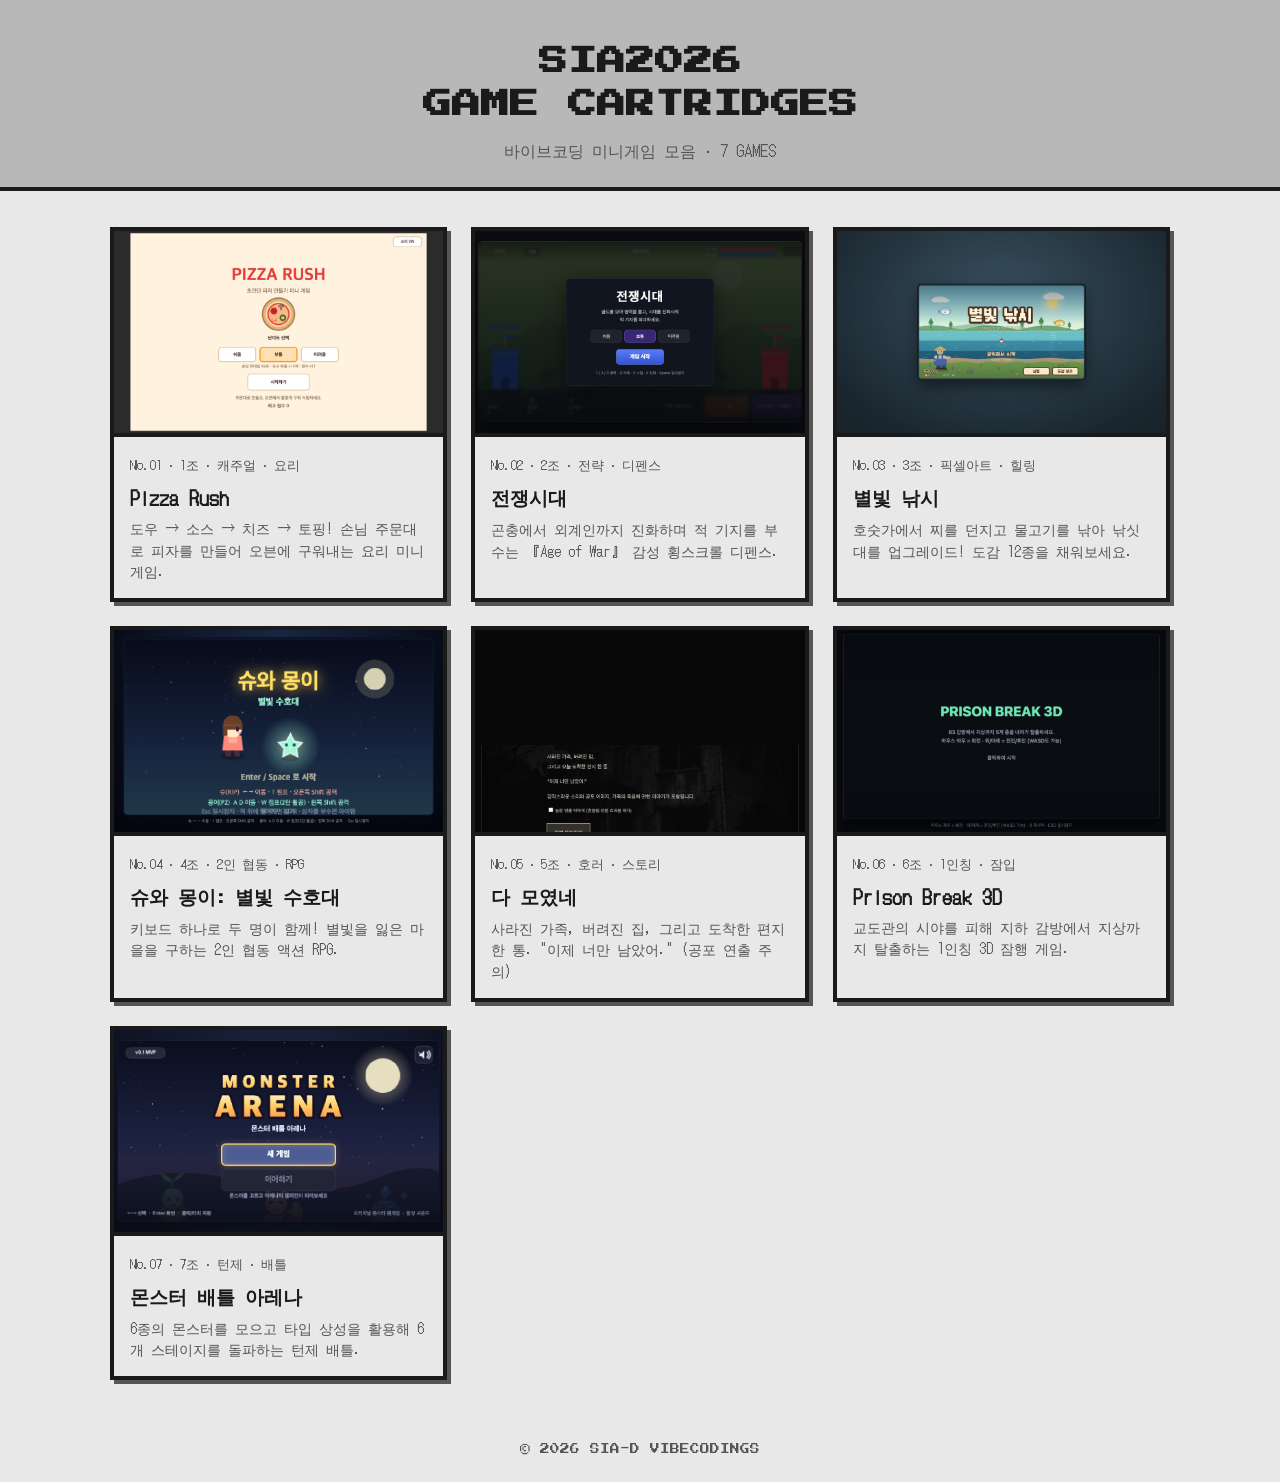
<file: index.html>
<!DOCTYPE html>
<html lang="ko">
<head>
<meta charset="UTF-8">
<meta name="viewport" content="width=device-width, initial-scale=1.0">
<title>SIA2026 GAME CARTRIDGES</title>
<link href="https://fonts.googleapis.com/css2?family=Press+Start+2P&family=DotGothic16&display=swap" rel="stylesheet">
<style>
  :root { --g0:#e8e8e8; --g1:#b8b8b8; --g2:#555555; --g3:#1a1a1a; }
  * { box-sizing: border-box; margin: 0; padding: 0; }
  body {
    font-family: "DotGothic16", monospace;
    background: var(--g0); color: var(--g3);
    min-height: 100vh;
  }
  header { text-align: center; padding: 40px 16px 24px; border-bottom: 4px solid var(--g3); background: var(--g1); }
  header h1 { font-family: "Press Start 2P", monospace; font-size: clamp(1rem, 3.5vw, 1.8rem); line-height: 1.5; }
  header p { margin-top: 12px; color: var(--g2); }
  main {
    max-width: 1100px; margin: 36px auto; padding: 0 20px;
    display: grid; grid-template-columns: repeat(auto-fill, minmax(300px, 1fr)); gap: 24px;
  }
  .card {
    display: block; text-decoration: none; color: inherit;
    background: var(--g0); border: 4px solid var(--g3); box-shadow: 4px 4px 0 var(--g2);
  }
  .card:hover { background: var(--g1); }
  .card:hover .body h2::before { content: "▶ "; }
  .thumb { aspect-ratio: 16/10; border-bottom: 4px solid var(--g3); overflow: hidden; background: var(--g3); }
  .thumb img {
    width: 100%; height: 100%; object-fit: cover; display: block;
  }
  .body { padding: 14px 16px 16px; }
  .no { font-size: .8rem; color: var(--g2); }
  .body h2 { font-size: 1.2rem; margin: 8px 0 6px; }
  .body p { font-size: .9rem; line-height: 1.5; color: var(--g2); }
  footer { text-align: center; padding: 28px; font-family: "Press Start 2P", monospace; font-size: .6rem; color: var(--g2); }
</style>
</head>
<body>
<header>
  <h1>SIA2026<br>GAME CARTRIDGES</h1>
  <p>바이브코딩 미니게임 모음 · 7 GAMES</p>
</header>

<main id="list"></main>

<footer>© 2026 SIA-D VIBECODINGS</footer>

<script>
const games = [
  { team: "1조", dir: "w10_team01", file: "index.html", color: "#ff6b35", title: "Pizza Rush",
    desc: "도우 → 소스 → 치즈 → 토핑! 손님 주문대로 피자를 만들어 오븐에 구워내는 요리 미니게임.", tag: "캐주얼 · 요리" },
  { team: "2조", dir: "w10_team02", file: "index.html", color: "#5b6cff", title: "전쟁시대",
    desc: "곤충에서 외계인까지 진화하며 적 기지를 부수는 『Age of War』 감성 횡스크롤 디펜스.", tag: "전략 · 디펜스" },
  { team: "3조", dir: "w10_team03", file: "index.html", color: "#2bb3c0", title: "별빛 낚시",
    desc: "호숫가에서 찌를 던지고 물고기를 낚아 낚싯대를 업그레이드! 도감 12종을 채워보세요.", tag: "픽셀아트 · 힐링" },
  { team: "4조", dir: "w10_team04", file: "index.html", color: "#f2b500", title: "슈와 몽이: 별빛 수호대",
    desc: "키보드 하나로 두 명이 함께! 별빛을 잃은 마을을 구하는 2인 협동 액션 RPG.", tag: "2인 협동 · RPG" },
  { team: "5조", dir: "w10_team05", file: "START_GAME.html", color: "#8a5a9e", pos: "center bottom", title: "다 모였네",
    desc: "사라진 가족, 버려진 집, 그리고 도착한 편지 한 통. \"이제 너만 남았어.\" (공포 연출 주의)", tag: "호러 · 스토리" },
  { team: "6조", dir: "w10_team06", file: "index.html", color: "#e04848", title: "Prison Break 3D",
    desc: "교도관의 시야를 피해 지하 감방에서 지상까지 탈출하는 1인칭 3D 잠행 게임.", tag: "1인칭 · 잠입" },
  { team: "7조", dir: "w10_team07", file: "index.html", color: "#3fae5a", title: "몬스터 배틀 아레나",
    desc: "6종의 몬스터를 모으고 타입 상성을 활용해 6개 스테이지를 돌파하는 턴제 배틀.", tag: "턴제 · 배틀" },
];
document.getElementById("list").innerHTML = games.map((g, i) => `
  <a class="card" href="projects/${g.dir}/${g.file}">
    <div class="thumb"><img src="screenshots/${g.dir}.png" style="object-position:${g.pos || 'center'}" alt="${g.title}" loading="lazy"></div>
    <div class="body">
      <span class="no">No.0${i + 1} · ${g.team} · ${g.tag}</span>
      <h2>${g.title}</h2>
      <p>${g.desc}</p>
    </div>
  </a>`).join("");
</script>
</body>
</html>
</file>
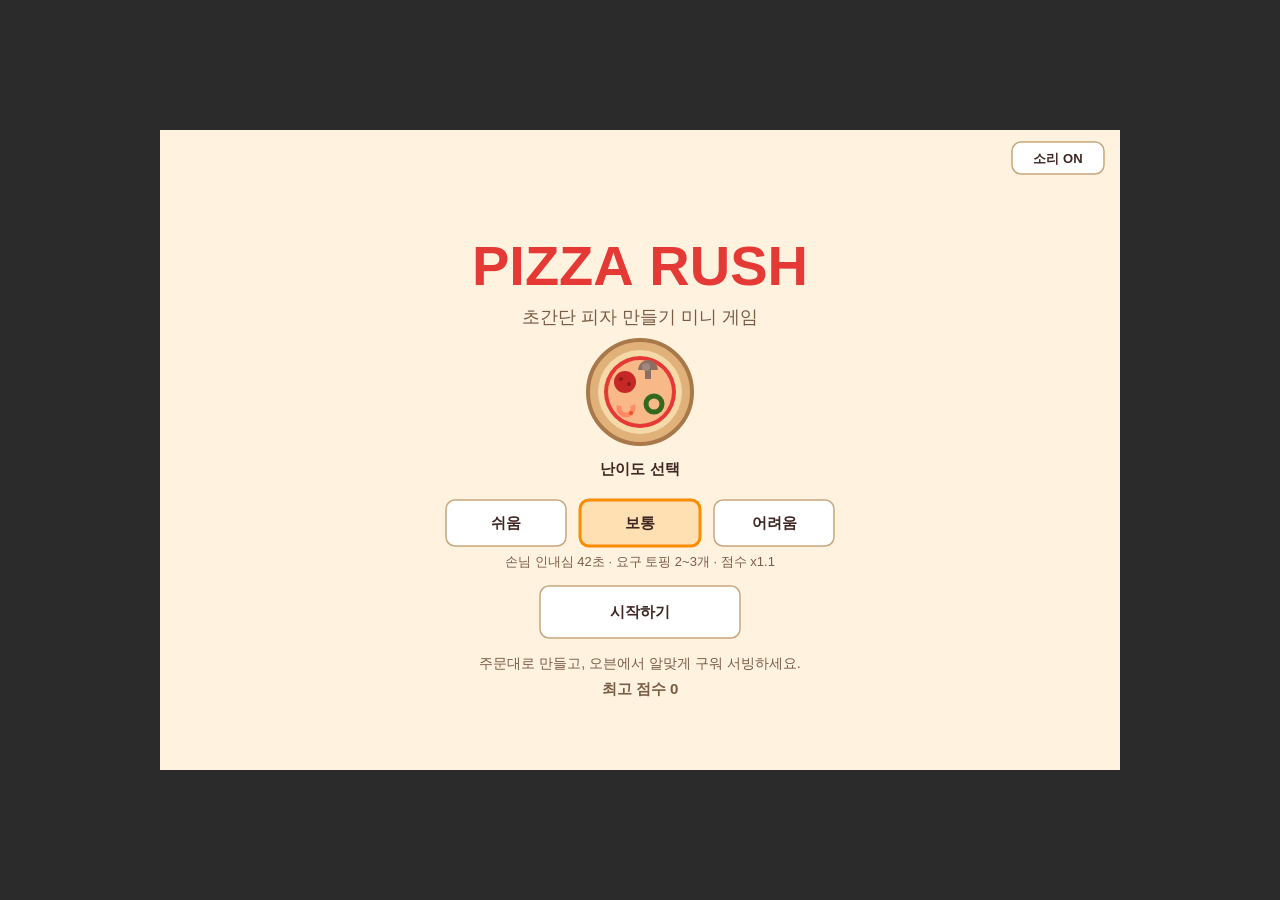
<file: projects/team01/index.html>
<!doctype html>
<html lang="ko">
<head>
  <meta charset="utf-8">
  <meta name="viewport" content="width=device-width, initial-scale=1">
  <title>Pizza Rush</title>
  <style>
    html, body {
      margin: 0;
      height: 100%;
      background: #2b2b2b;
    }
    body {
      display: flex;
      align-items: center;
      justify-content: center;
      font-family: "Apple SD Gothic Neo", "Malgun Gothic", sans-serif;
    }
    canvas {
      display: block;
      width: auto;
      height: auto;
      max-width: 96vw;
      max-height: 96vh;
      background: #FFF3E0;
      touch-action: none;
      cursor: pointer;
    }
  </style>
</head>
<body>
  <canvas id="game" width="960" height="640"></canvas>
  <script src="game.js"></script>
</body>
</html>
</file>
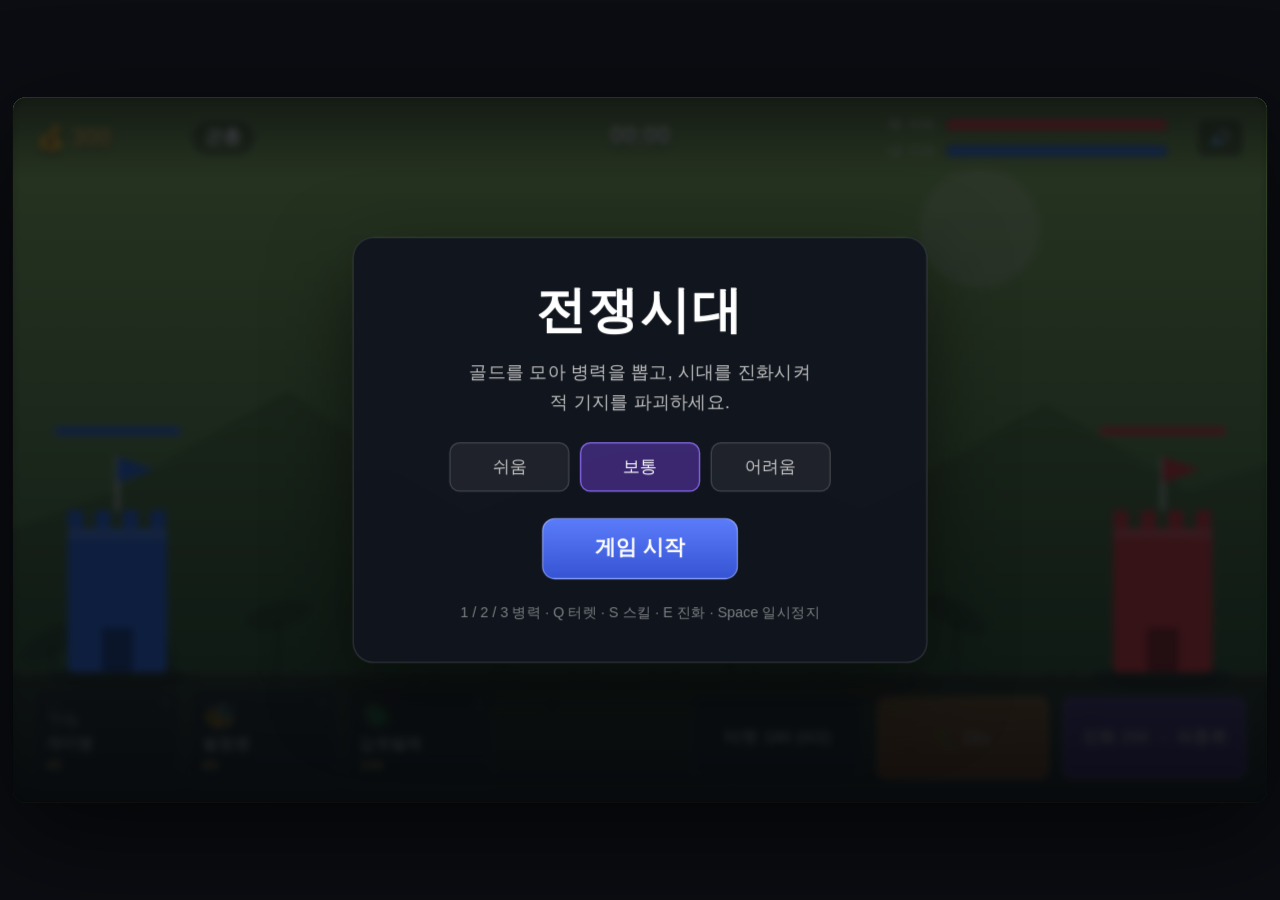
<file: projects/team02/index.html>
<!DOCTYPE html>
<html lang="ko">
<head>
  <meta charset="UTF-8" />
  <meta name="viewport" content="width=device-width, initial-scale=1.0" />
  <title>전쟁시대 — 미니게임 MVP</title>
  <link rel="stylesheet" href="style.css" />
</head>
<body>
  <div id="stage">
    <canvas id="game" width="960" height="540"></canvas>

    <div id="topbar">
      <div class="hud-gold">💰 <b id="goldText">300</b></div>
      <div class="hud-age" id="ageText">선사시대</div>
      <div class="hud-time" id="timeText">00:00</div>
      <div class="hud-bars">
        <div class="barrow"><span>적 기지</span><div class="bar"><i id="enemyHpBar" class="enemy"></i></div></div>
        <div class="barrow"><span>내 기지</span><div class="bar"><i id="playerHpBar"></i></div></div>
      </div>
      <button id="soundBtn" title="소리 켜기/끄기">🔊</button>
    </div>

    <div id="bottombar">
      <div id="unitButtons"></div>
      <div class="grow"></div>
      <button id="turretBtn" class="action">터렛</button>
      <button id="specialBtn" class="action special">스킬</button>
      <button id="evolveBtn" class="action evolve">진화</button>
    </div>

    <div id="overlay"></div>
  </div>

  <script src="data.js"></script>
  <script src="game.js"></script>
  <script src="ui.js"></script>
</body>
</html>
</file>
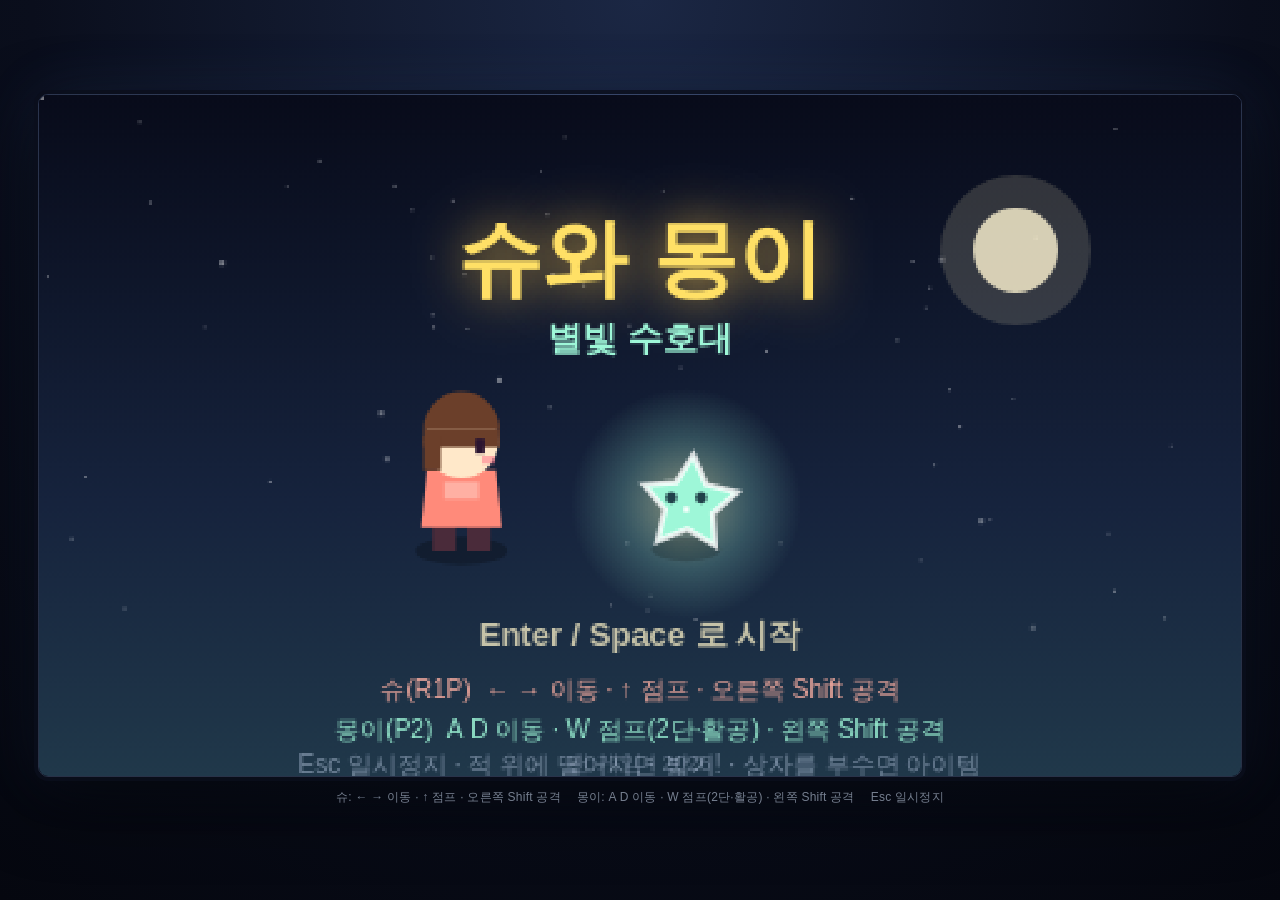
<file: projects/team04/index.html>
<!doctype html>
<html lang="ko">
<head>
  <meta charset="utf-8">
  <meta name="viewport" content="width=device-width, initial-scale=1">
  <title>슈와 몽이: 별빛 수호대</title>
  <link rel="stylesheet" href="style.css">
</head>
<body>
  <main class="frame">
    <div class="canvas-wrap">
      <canvas id="game" width="480" height="272" tabindex="0" aria-label="슈와 몽이 별빛 수호대 게임 화면"></canvas>
    </div>
    <p class="controls">
      <span>슈: ← → 이동 · ↑ 점프 · 오른쪽 Shift 공격</span>
      <span>몽이: A D 이동 · W 점프(2단·활공) · 왼쪽 Shift 공격</span>
      <span>Esc 일시정지</span>
    </p>
  </main>

  <script src="src/levels.js?v=6"></script>
  <script src="src/input.js?v=6"></script>
  <script src="src/audio.js?v=6"></script>
  <script src="src/game.js?v=6"></script>
  <script src="src/main.js?v=6"></script>
</body>
</html>
</file>
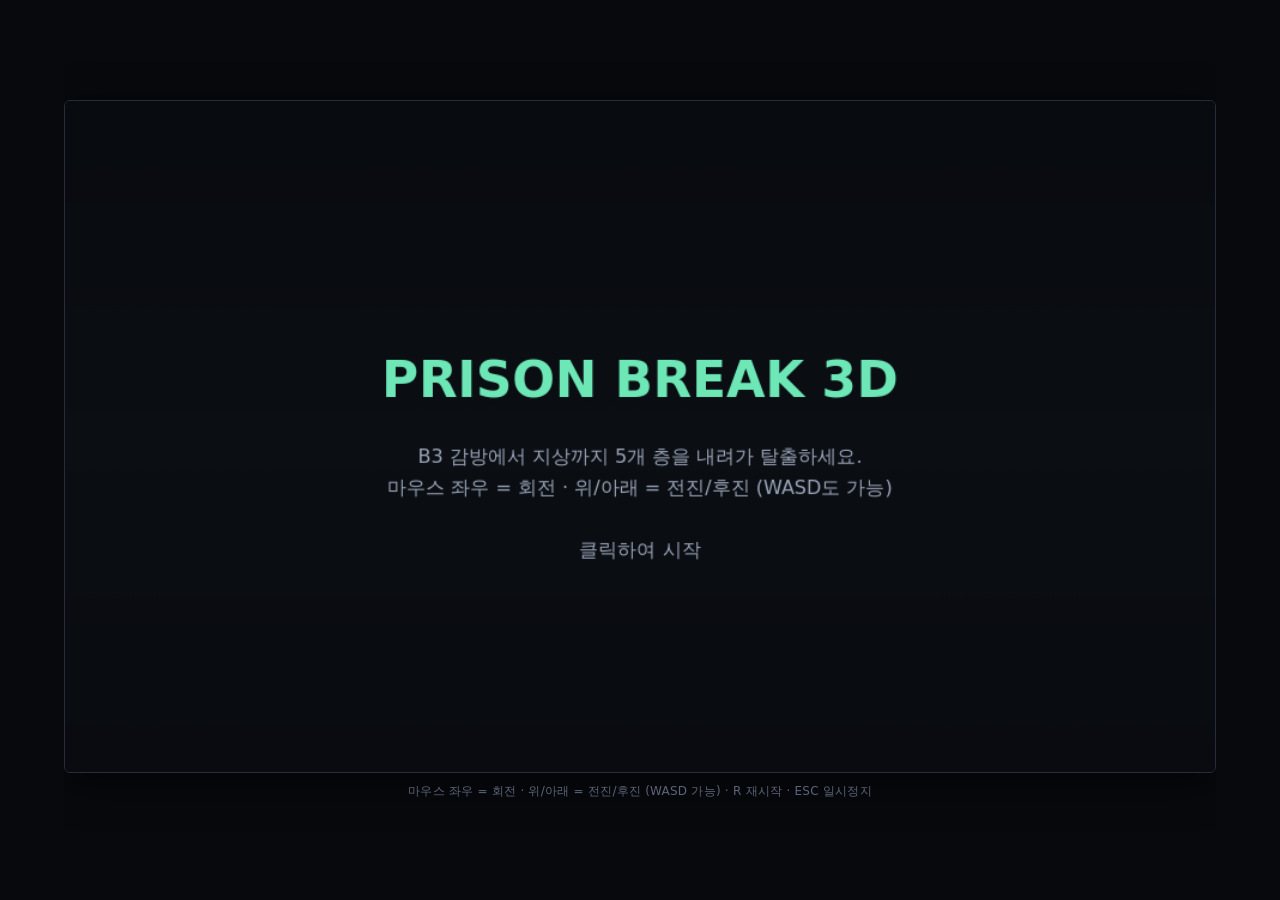
<file: projects/team06/index.html>
<!DOCTYPE html>
<html lang="ko">
<head>
<meta charset="utf-8">
<meta name="viewport" content="width=device-width, initial-scale=1">
<title>PRISON BREAK 3D — MOUSE ESCAPE</title>
<style>
  html, body {
    margin: 0;
    height: 100%;
    background: #07090d;
    color: #c9d1e0;
    font-family: system-ui, -apple-system, "Segoe UI", "Apple SD Gothic Neo", sans-serif;
    display: flex;
    flex-direction: column;
    align-items: center;
    justify-content: center;
    gap: 10px;
    overflow: hidden;
    user-select: none;
  }
  #game {
    width: min(96vw, 1150px);
    height: auto;
    aspect-ratio: 960 / 560;
    background: #0b0d12;
    border: 1px solid #262c38;
    border-radius: 6px;
    cursor: crosshair;
    display: block;
    box-shadow: 0 10px 40px rgba(0,0,0,.6);
  }
  #note {
    font-size: 12px;
    color: #5b6478;
    letter-spacing: .02em;
  }
</style>
</head>
<body>
<canvas id="game" width="960" height="560"></canvas>
<div id="note">마우스 좌우 = 회전 · 위/아래 = 전진/후진 (WASD 가능) · R 재시작 · ESC 일시정지</div>

<script>
"use strict";

/* =========================================================
   상수 / 유틸
   ========================================================= */
const cv = document.getElementById("game");
const ctx = cv.getContext("2d");
const W = cv.width;
const H = cv.height;

const TILE = 64;                 // 1타일 = 64px
const FOV = Math.PI / 3;          // 수평 시야각 60도
const PROJ = W / 2 / Math.tan(FOV / 2);
const CAM_H = 0.5;                // 카메라 높이(타일)
const PLAYER_R = 0.28;            // 플레이어 반지름(타일)
const MOVE_SPEED = 3.1;           // 타일/초
const TURN_SPEED = 2.6;           // 라디안/초
const DETECT_RATE = 260;          // 시야에 보일 때 의심도 상승(/sec)
const DETECT_RATE_CLOSE = 520;
const SUSPICION_DECAY = 45;

const clamp = (v, a, b) => Math.max(a, Math.min(b, v));

/* =========================================================
   층(스테이지) 데이터
   # 벽  . 바닥  S 계단(다음 층)  X 탈출구
   ========================================================= */
const FLOORS = [
  {
    name: "B3 · 감방",
    map: [
      "####################",
      "#..................#",
      "#..................#",
      "#..................#",
      "#.......####.......#",
      "#.......#..#.......#",
      "#.......#..#.......#",
      "#.......####.......#",
      "#..................#",
      "#..................#",
      "#.........S........#",
      "#..................#",
      "#..................#",
      "####################",
    ],
    start: [2, 12],
    angle: 0,
    guards: [{ path: [[5, 2], [14, 2]], speed: 1.4, viewDist: 8, viewAngle: 1.15 }],
    lights: [],
    gates: [],
    shocks: [],
    traps: [],
    hint: "마우스를 좌우로 돌려 회전, 위로 밀어 전진합니다. 계단(S)을 찾으세요.",
  },
  {
    name: "B2 · 복도",
    map: [
      "####################",
      "#.........#........#",
      "#.........#........#",
      "#.........#........#",
      "#.........#........#",
      "#.........#........#",
      "#.........B........#",
      "#.........#........#",
      "#.........#....S...#",
      "#.........#........#",
      "#.........#........#",
      "#.........#........#",
      "#.........#........#",
      "####################",
    ],
    start: [2, 12],
    angle: 0,
    guards: [
      { path: [[3, 3], [8, 3]], speed: 1.5, viewDist: 7, viewAngle: 1.1 },
      { path: [[12, 5], [17, 5]], speed: 1.6, viewDist: 7, viewAngle: 1.1 },
    ],
    lights: [],
    gates: [{ cx: 10, cy: 6, period: 3.2, duty: 0.5, phase: 0 }],
    shocks: [],
    traps: [],
    hint: "쇠창살이 주기적으로 열립니다. 열린 틈으로 지나가세요.",
  },
  {
    name: "B1 · 식당",
    map: [
      "####################",
      "#..................#",
      "#..................#",
      "#..####...####.....#",
      "#..#..........#....#",
      "#..#..........#....#",
      "#..................#",
      "#..................#",
      "#.....####.........#",
      "#.....#..#.........#",
      "#.....#..#.........#",
      "#..................#",
      "#.........S........#",
      "####################",
    ],
    start: [2, 12],
    angle: 0,
    guards: [
      { path: [[4, 6], [12, 6]], speed: 1.6, viewDist: 7, viewAngle: 1.2 },
      { path: [[16, 9], [16, 2]], speed: 1.5, viewDist: 7, viewAngle: 1.2 },
    ],
    lights: [],
    gates: [],
    shocks: [
      { x: 7, y: 6, w: 2, h: 2, period: 2.6, duty: 0.45, phase: 0 },
      { x: 14, y: 3, w: 2, h: 3, period: 2.2, duty: 0.4, phase: 0.5 },
    ],
    traps: [{ x: 5, y: 8 }, { x: 16, y: 9 }, { x: 11, y: 6 }],
    hint: "전기 장치가 켜지면 감전, 바닥의 덫은 항상 위험합니다.",
  },
  {
    name: "1F · 운동장",
    map: [
      "####################",
      "#..................#",
      "#..#.....#.....#...#",
      "#..#.....#.....#...#",
      "#..................#",
      "#..................#",
      "#....#########.....#",
      "#..................#",
      "#..................#",
      "#..#.....#.....#...#",
      "#..#.....#.....#...#",
      "#..................#",
      "#............S.....#",
      "####################",
    ],
    start: [2, 12],
    angle: 0,
    guards: [{ path: [[4, 4], [16, 4]], speed: 1.7, viewDist: 7, viewAngle: 1.1 }],
    lights: [{ x: 10, y: 5, rotSpeed: 0.7, viewDist: 10, viewAngle: 0.5 }],
    gates: [],
    shocks: [
      { x: 6, y: 8, w: 3, h: 1, period: 2.4, duty: 0.45, phase: 0.2 },
      { x: 13, y: 4, w: 2, h: 2, period: 2.8, duty: 0.4, phase: 0.6 },
    ],
    traps: [{ x: 9, y: 9 }, { x: 15, y: 8 }, { x: 4, y: 8 }, { x: 12, y: 11 }],
    hint: "회전하는 조명과 전기 장치를 피해 계단으로.",
  },
  {
    name: "지상 · 담장",
    map: [
      "####################",
      "#..................#",
      "#..##B....####.....#",
      "#..#..........#....#",
      "#..#..........#....#",
      "#..................#",
      "#..................#",
      "#....####.####.....#",
      "#....#.............#",
      "#....#.............#",
      "#..................#",
      "#..................#",
      "#..............X...#",
      "####################",
    ],
    start: [2, 12],
    angle: 0,
    guards: [
      { path: [[7, 3], [15, 3]], speed: 1.8, viewDist: 8, viewAngle: 1.2 },
      { path: [[7, 10], [16, 10]], speed: 1.7, viewDist: 8, viewAngle: 1.2 },
      { path: [[17, 5], [17, 11]], speed: 1.6, viewDist: 8, viewAngle: 1.2 },
    ],
    lights: [],
    gates: [{ cx: 5, cy: 2, period: 2.8, duty: 0.5, phase: 0 }],
    shocks: [
      { x: 8, y: 5, w: 2, h: 2, period: 2.2, duty: 0.4, phase: 0.3 },
      { x: 11, y: 11, w: 3, h: 1, period: 2.6, duty: 0.45, phase: 0.7 },
    ],
    traps: [{ x: 3, y: 6 }, { x: 10, y: 9 }, { x: 15, y: 6 }, { x: 5, y: 11 }],
    timeLimit: 60,
    hint: "60초 안에 탈출구(X)로! 모든 장치가 작동합니다.",
  },
];

/* =========================================================
   상태
   ========================================================= */
const game = {
  state: "title", // title | playing | paused | fail | end
  floorIndex: 0,
  floor: null,
  player: null,
  suspicion: 0,
  time: 0,
  failMsg: "",
  transition: null, // { t, dur, to }
  toast: "",
  toastTime: 0,
  clock: 0,
};

const keys = {};
const joy = { x: 0, y: 0 }; // 가상 조이스틱(마우스 상대 이동량)

/* =========================================================
   입력
   ========================================================= */
let pointerLocked = false;
let wasLocked = false;
let skipNextMove = true;

document.addEventListener("pointerlockchange", () => {
  pointerLocked = document.pointerLockElement === cv;
  if (!wasLocked && pointerLocked) skipNextMove = true;
  if (wasLocked && !pointerLocked && game.state === "playing") game.state = "paused";
  wasLocked = pointerLocked;
});

function requestPointerLock() {
  if (document.pointerLockElement === cv) return;
  try {
    const req = cv.requestPointerLock();
    if (req && typeof req.catch === "function") req.catch(() => {});
  } catch (_) {}
}

cv.addEventListener("mousemove", (e) => {
  if (game.state !== "playing") return;
  if (skipNextMove) {
    skipNextMove = false;
    return;
  }
  joy.x = clamp(joy.x + e.movementX * 0.0042, -1, 1);
  joy.y = clamp(joy.y + e.movementY * 0.0042, -1, 1);
});

cv.addEventListener("mousedown", (e) => {
  if (e.button === 0 && game.state === "playing" && !pointerLocked) requestPointerLock();
});

cv.addEventListener("click", () => {
  if (game.state === "title") loadFloor(0);
  else if (game.state === "paused") {
    game.state = "playing";
    skipNextMove = true;
    requestPointerLock();
  } else if (game.state === "fail") loadFloor(game.floorIndex);
  else if (game.state === "end") game.state = "title";
});

window.addEventListener("keydown", (e) => {
  const k = e.key.toLowerCase();
  keys[k] = true;
  if (k === "r" && ["playing", "paused", "fail"].includes(game.state)) loadFloor(game.floorIndex);
  if (e.key === "Escape") {
    if (game.state === "playing" && !pointerLocked) game.state = "paused";
    else if (game.state === "paused") {
      game.state = "playing";
      skipNextMove = true;
      requestPointerLock();
    }
  }
});
window.addEventListener("keyup", (e) => {
  keys[e.key.toLowerCase()] = false;
});

/* =========================================================
   맵 유틸
   ========================================================= */
function cellChar(floor, cx, cy) {
  const row = floor.map[cy];
  if (!row) return "#";
  return row[cx] || "#";
}

function gateAt(floor, cx, cy) {
  for (const g of floor.gates) if (g.cx === cx && g.cy === cy) return g;
  return null;
}

function isOn(clock, device) {
  return (clock / device.period + (device.phase || 0)) % 1 < device.duty;
}

function cellBlocked(floor, cx, cy) {
  const ch = cellChar(floor, cx, cy);
  if (ch === "#") return true;
  const g = gateAt(floor, cx, cy);
  if (g) return isOn(floor.clock, g);
  return false;
}

function canStand(floor, x, y) {
  const r = PLAYER_R;
  const pts = [
    [x - r, y - r],
    [x + r, y - r],
    [x - r, y + r],
    [x + r, y + r],
  ];
  for (const [px, py] of pts) {
    if (cellBlocked(floor, Math.floor(px), Math.floor(py))) return false;
  }
  return true;
}

/* =========================================================
   층 로딩
   ========================================================= */
function loadFloor(i) {
  game.floorIndex = i;
  const def = FLOORS[i];
  const floor = {
    def,
    map: def.map,
    clock: 0,
    timeLeft: def.timeLimit || null,
    guards: def.guards.map((g) => ({
      x: g.path[0][0] + 0.5,
      y: g.path[0][1] + 0.5,
      path: g.path.map((p) => [p[0] + 0.5, p[1] + 0.5]),
      idx: 1,
      angle: 0,
      speed: g.speed,
      viewDist: g.viewDist,
      viewAngle: g.viewAngle,
      seen: false,
      wait: 0,
    })),
    lights: def.lights.map((l) => ({
      x: l.x + 0.5,
      y: l.y + 0.5,
      angle: 0,
      rotSpeed: l.rotSpeed,
      viewDist: l.viewDist,
      viewAngle: l.viewAngle,
      seen: false,
    })),
    gates: def.gates.map((g) => ({ ...g, period: g.period || 3, duty: g.duty ?? 0.5, phase: g.phase || 0 })),
    shocks: def.shocks.map((s) => ({ ...s, period: s.period || 2.4, duty: s.duty ?? 0.4, phase: s.phase || 0 })),
    traps: def.traps.map((t) => ({ ...t })),
    hint: def.hint || "",
  };
  game.floor = floor;
  game.player = {
    x: def.start[0] + 0.5,
    y: def.start[1] + 0.5,
    angle: def.angle || 0,
  };
  game.suspicion = 0;
  game.transition = null;
  game.state = "playing";
  joy.x = 0;
  joy.y = 0;
  skipNextMove = true;
  requestPointerLock();
}

/* =========================================================
   시야 판정
   ========================================================= */
function losClear(floor, x1, y1, x2, y2) {
  const dx = x2 - x1;
  const dy = y2 - y1;
  const dist = Math.hypot(dx, dy);
  const steps = Math.ceil(dist * 8);
  for (let i = 1; i < steps; i++) {
    const t = i / steps;
    const cx = Math.floor(x1 + dx * t);
    const cy = Math.floor(y1 + dy * t);
    if (cellChar(floor, cx, cy) === "#") return false;
  }
  return true;
}

function angleDiff(a, b) {
  let d = a - b;
  while (d > Math.PI) d -= Math.PI * 2;
  while (d < -Math.PI) d += Math.PI * 2;
  return d;
}

/* =========================================================
   렌더 준비 (카메라)
   ========================================================= */
const cam = {
  px: 0,
  py: 0,
  dirX: 1,
  dirY: 0,
  planeX: 0,
  planeY: 0.7,
};

function updateCamera() {
  if (!game.player) return;
  cam.px = game.player.x;
  cam.py = game.player.y;
  cam.dirX = Math.cos(game.player.angle);
  cam.dirY = Math.sin(game.player.angle);
  const planeScale = Math.tan(FOV / 2);
  cam.planeX = -cam.dirY * planeScale;
  cam.planeY = cam.dirX * planeScale;
}

function project(wx, wy) {
  const rx = wx - cam.px;
  const ry = wy - cam.py;
  const invDet = 1 / (cam.planeX * cam.dirY - cam.dirX * cam.planeY);
  const tX = invDet * (cam.dirY * rx - cam.dirX * ry);
  const tY = invDet * (-cam.planeY * rx + cam.planeX * ry);
  if (tY < 0.03) return null;
  return {
    x: (W / 2) * (1 + tX / tY),
    y: H / 2 + (CAM_H * PROJ) / tY,
    depth: tY,
  };
}

/* =========================================================
   레이캐스팅
   ========================================================= */
const zbuf = new Float32Array(W);

function castRay(rayDirX, rayDirY) {
  let mapX = Math.floor(cam.px);
  let mapY = Math.floor(cam.py);
  const deltaDistX = Math.abs(1 / rayDirX) || 1e30;
  const deltaDistY = Math.abs(1 / rayDirY) || 1e30;

  let stepX, stepY, sideDistX, sideDistY;
  if (rayDirX < 0) {
    stepX = -1;
    sideDistX = (cam.px - mapX) * deltaDistX;
  } else {
    stepX = 1;
    sideDistX = (mapX + 1 - cam.px) * deltaDistX;
  }
  if (rayDirY < 0) {
    stepY = -1;
    sideDistY = (cam.py - mapY) * deltaDistY;
  } else {
    stepY = 1;
    sideDistY = (mapY + 1 - cam.py) * deltaDistY;
  }

  let side = 0;
  let guard = 0;
  while (guard++ < 96) {
    if (sideDistX < sideDistY) {
      sideDistX += deltaDistX;
      mapX += stepX;
      side = 0;
    } else {
      sideDistY += deltaDistY;
      mapY += stepY;
      side = 1;
    }
    if (cellBlocked(game.floor, mapX, mapY)) {
      // 수직 벽(side 0)은 sideDistX, 수평 벽(side 1)은 sideDistY 를 사용
      const perp = side === 0 ? sideDistX - deltaDistX : sideDistY - deltaDistY;
      const hx = cam.px + rayDirX * perp;
      const hy = cam.py + rayDirY * perp;
      return {
        dist: Math.hypot(hx - cam.px, hy - cam.py),
        side,
        mapX,
        mapY,
        hx,
        hy,
        gate: gateAt(game.floor, mapX, mapY),
      };
    }
  }
  return { dist: 40, side: 0, mapX: 0, mapY: 0, hx: 0, hy: 0, gate: null };
}

/* =========================================================
   스프라이트 (교도관)
   ========================================================= */
function makeGuardSprite(alert) {
  const s = document.createElement("canvas");
  s.width = 64;
  s.height = 96;
  const c = s.getContext("2d");

  // 그림자
  c.fillStyle = "rgba(0,0,0,0.35)";
  c.beginPath();
  c.ellipse(32, 92, 22, 6, 0, 0, Math.PI * 2);
  c.fill();

  // 제복 몸통
  c.fillStyle = alert ? "#5570b3" : "#44639f";
  c.fillRect(12, 34, 40, 56);
  c.strokeStyle = alert ? "#fb7185" : "#26344f";
  c.lineWidth = 3;
  c.strokeRect(12, 34, 40, 56);

  // 배지
  c.fillStyle = "#facc15";
  c.beginPath();
  c.arc(21, 52, 4, 0, Math.PI * 2);
  c.fill();

  // 벨트
  c.fillStyle = "#1b2230";
  c.fillRect(12, 68, 40, 5);

  // 어깨
  c.fillStyle = alert ? "#5570b3" : "#44639f";
  c.fillRect(6, 44, 8, 26);
  c.fillRect(50, 44, 8, 26);

  // 머리
  c.fillStyle = "#e8b98f";
  c.beginPath();
  c.arc(32, 24, 13, 0, Math.PI * 2);
  c.fill();

  // 정모
  c.fillStyle = "#17233a";
  c.beginPath();
  c.arc(32, 20, 13, Math.PI, Math.PI * 2);
  c.fill();
  c.fillRect(19, 18, 26, 5);

  // 눈
  c.fillStyle = "#0b0d12";
  c.fillRect(26, 24, 3, 3);
  c.fillRect(35, 24, 3, 3);

  return s;
}

const GUARD_SPRITE = makeGuardSprite(false);
const GUARD_SPRITE_ALERT = makeGuardSprite(true);

/* =========================================================
   렌더링
   ========================================================= */
function wallShade(base, mult) {
  const r = clamp(Math.round(base[0] * mult), 0, 255);
  const g = clamp(Math.round(base[1] * mult), 0, 255);
  const b = clamp(Math.round(base[2] * mult), 0, 255);
  return `rgb(${r},${g},${b})`;
}

function render() {
  const floor = game.floor;
  const g = ctx.createLinearGradient(0, 0, 0, H);
  g.addColorStop(0, "#0d1017");
  g.addColorStop(0.5, "#1b2029");
  g.addColorStop(1, "#10131a");
  ctx.fillStyle = g;
  ctx.fillRect(0, 0, W, H);

  if (!floor) return;

  drawFloorTiles(floor);
  drawCones(floor);
  drawShocks(floor);
  drawWalls(floor);
  drawSprites(floor);
  drawTraps(floor);
  drawHand();
  drawHUD(floor);
}

function drawFloorTiles(floor) {
  for (let cy = 0; cy < floor.map.length; cy++) {
    for (let cx = 0; cx < floor.map[cy].length; cx++) {
      const p0 = project(cx, cy);
      const p1 = project(cx + 1, cy);
      const p2 = project(cx + 1, cy + 1);
      const p3 = project(cx, cy + 1);
      if (!p0 || !p1 || !p2 || !p3) continue;

      const depth = (p0.depth + p1.depth + p2.depth + p3.depth) / 4;
      const light = clamp(1 - depth / 30, 0.18, 1);
      const base = (cx + cy) % 2 === 0 ? [44, 50, 62] : [36, 41, 52];
      ctx.fillStyle = wallShade(base, light);
      ctx.beginPath();
      ctx.moveTo(p0.x, p0.y);
      ctx.lineTo(p1.x, p1.y);
      ctx.lineTo(p2.x, p2.y);
      ctx.lineTo(p3.x, p3.y);
      ctx.closePath();
      ctx.fill();

      // 계단 / 탈출구 표시
      const ch = cellChar(floor, cx, cy);
      if (ch === "S" || ch === "X") {
        const pulse = 0.5 + 0.5 * Math.sin(floor.clock * 4);
        ctx.fillStyle = `rgba(110,231,183,${0.25 + pulse * 0.3})`;
        ctx.fill();
        ctx.strokeStyle = `rgba(167,243,208,${0.45 + pulse * 0.5})`;
        ctx.lineWidth = 2;
        ctx.stroke();
      }
    }
  }
}

function drawCones(floor) {
  const watchers = [...floor.guards, ...floor.lights];
  for (const w of watchers) {
    const half = w.viewAngle / 2;
    const left = project(
      w.x + Math.cos(w.angle - half) * w.viewDist,
      w.y + Math.sin(w.angle - half) * w.viewDist
    );
    const right = project(
      w.x + Math.cos(w.angle + half) * w.viewDist,
      w.y + Math.sin(w.angle + half) * w.viewDist
    );
    const base = project(w.x, w.y);
    if (!left || !right || !base) continue;

    ctx.fillStyle = w.seen ? "rgba(248,113,113,0.22)" : "rgba(251,191,36,0.12)";
    ctx.beginPath();
    ctx.moveTo(base.x, base.y);
    ctx.lineTo(left.x, left.y);
    ctx.lineTo(right.x, right.y);
    ctx.closePath();
    ctx.fill();
  }
}

function drawShocks(floor) {
  for (const s of floor.shocks) {
    const x0 = s.x;
    const y0 = s.y;
    const x1 = s.x + s.w;
    const y1 = s.y + s.h;
    const a = project(x0, y0);
    const b = project(x1, y0);
    const c = project(x1, y1);
    const d = project(x0, y1);
    if (!a || !b || !c || !d) continue;

    const t = (floor.clock / s.period + (s.phase || 0)) % 1;
    const warn = !isOn(floor.clock, s) && t > s.duty - 0.12 && t < s.duty;

    ctx.fillStyle = isOn(floor.clock, s)
      ? "rgba(56,189,248,0.55)"
      : warn
      ? "rgba(56,189,248,0.28)"
      : "rgba(56,189,248,0.13)";
    ctx.beginPath();
    ctx.moveTo(a.x, a.y);
    ctx.lineTo(b.x, b.y);
    ctx.lineTo(c.x, c.y);
    ctx.lineTo(d.x, d.y);
    ctx.closePath();
    ctx.fill();

    if (isOn(floor.clock, s)) {
      ctx.strokeStyle = "rgba(224,242,254,0.9)";
      ctx.lineWidth = 1.5;
      for (let i = 0; i < 3; i++) {
        const u = (i + 1) / 4;
        const p1 = { x: a.x + (b.x - a.x) * u, y: a.y + (b.y - a.y) * u };
        const p2 = { x: d.x + (c.x - d.x) * u, y: d.y + (c.y - d.y) * u };
        ctx.beginPath();
        ctx.moveTo(p1.x, p1.y);
        ctx.lineTo(p2.x, p2.y);
        ctx.stroke();
      }
    }
  }
}

function drawWalls(floor) {
  for (let x = 0; x < W; x++) {
    const cameraX = (2 * x) / W - 1;
    const rayDirX = cam.dirX + cam.planeX * cameraX;
    const rayDirY = cam.dirY + cam.planeY * cameraX;
    const hit = castRay(rayDirX, rayDirY);
    zbuf[x] = hit.dist;

    const lineH = PROJ / hit.dist;
    const yBot = H / 2 + CAM_H * lineH;
    const yTop = H / 2 - (1 - CAM_H) * lineH;

    const u = hit.side === 0 ? hit.hy : hit.hx;
    const brickRow = Math.floor((hit.side === 0 ? hit.hx : hit.hy) * 3);
    const mortar = (u * 3 - Math.floor(u * 3)) < 0.08 || brickRow % 3 === 0 ? 0.72 : 1;
    const sideMul = hit.side === 1 ? 0.8 : 1;
    const distMul = clamp(1 - hit.dist / 32, 0.26, 1);

    if (hit.gate) {
      // 쇠창살: 세로 줄무늬
      const bar = Math.floor(u * 9) % 2 === 0;
      const base = bar ? [158, 168, 188] : [40, 46, 58];
      ctx.fillStyle = wallShade(base, mortar * sideMul * distMul);
    } else {
      const base = [96, 106, 126];
      ctx.fillStyle = wallShade(base, mortar * sideMul * distMul);
    }
    ctx.fillRect(x, yTop, 1, yBot - yTop);
  }
}

function drawSprites(floor) {
  for (const gd of floor.guards) {
    const img = gd.seen ? GUARD_SPRITE_ALERT : GUARD_SPRITE;
    drawBillboard(img, gd.x, gd.y, 0.95);
  }
}

function drawBillboard(img, wx, wy, height) {
  const p = project(wx, wy);
  if (!p) return;
  const h = (height * PROJ) / p.depth;
  const w = h * (img.width / img.height);
  const x0 = p.x - w / 2;
  const yBot = H / 2 + (CAM_H * PROJ) / p.depth;
  const yTop = yBot - h;

  const xStart = Math.max(0, Math.floor(x0));
  const xEnd = Math.min(W - 1, Math.ceil(x0 + w));
  if (xEnd <= xStart || h < 2) return;

  for (let x = xStart; x <= xEnd; x++) {
    if (zbuf[x] <= p.depth) continue;
    const u = (x - x0) / w;
    ctx.drawImage(
      img,
      u * img.width,
      0,
      img.width / w,
      img.height,
      x,
      yTop,
      1,
      h
    );
  }
}

function drawTraps(floor) {
  for (const t of floor.traps) {
    const p = project(t.x + 0.5, t.y + 0.5);
    if (!p) continue;
    const r = (0.3 * PROJ) / p.depth;
    if (r < 2) continue;
    const yOff = (0.02 * PROJ) / p.depth;

    // 벽에 가려져 있으면 그리지 않음
    let hidden = true;
    for (let s = -1; s <= 1; s++) {
      const cx = Math.round(p.x + s * r * 0.7);
      if (cx < 0 || cx >= W) continue;
      if (zbuf[cx] > p.depth) hidden = false;
    }
    if (hidden) continue;

    ctx.save();
    ctx.translate(p.x, p.y + yOff);
    ctx.fillStyle = "#2a2f3b";
    ctx.beginPath();
    ctx.ellipse(0, 0, r, r * 0.38, 0, 0, Math.PI * 2);
    ctx.fill();
    ctx.strokeStyle = "#8b95a8";
    ctx.lineWidth = Math.max(1, r * 0.08);
    ctx.stroke();
    ctx.fillStyle = "#c9d1e0";
    for (let i = 0; i < 8; i++) {
      const a = (Math.PI * 2 * i) / 8;
      ctx.beginPath();
      ctx.moveTo(Math.cos(a - 0.2) * r * 0.9, Math.sin(a - 0.2) * r * 0.34);
      ctx.lineTo(Math.cos(a + 0.2) * r * 0.9, Math.sin(a + 0.2) * r * 0.34);
      ctx.lineTo(Math.cos(a) * r * 0.45, Math.sin(a) * r * 0.16);
      ctx.closePath();
      ctx.fill();
    }
    ctx.fillStyle = "#f87171";
    ctx.beginPath();
    ctx.ellipse(0, 0, r * 0.26, r * 0.1, 0, 0, Math.PI * 2);
    ctx.fill();
    ctx.restore();
  }
}

// 1인칭 도둑의 손
function drawHand() {
  ctx.save();
  ctx.translate(W * 0.72, H + 6);
  ctx.rotate(-0.18);
  ctx.fillStyle = "#2f394d";
  ctx.beginPath();
  ctx.ellipse(0, -46, 34, 52, 0, 0, Math.PI * 2);
  ctx.fill();
  ctx.strokeStyle = "#8b95a8";
  ctx.lineWidth = 2;
  ctx.stroke();
  // 손수건
  ctx.fillStyle = "#e8edf5";
  ctx.fillRect(-30, -22, 60, 13);
  ctx.fillStyle = "#2f394d";
  for (let i = 0; i < 4; i++) ctx.fillRect(-26 + i * 15, -20, 7, 9);
  ctx.restore();
}

/* =========================================================
   HUD / 오버레이
   ========================================================= */
function drawHUD(floor) {
  ctx.textAlign = "left";
  ctx.textBaseline = "alphabetic";

  ctx.fillStyle = "#e7ecf5";
  ctx.font = "700 16px system-ui, sans-serif";
  ctx.fillText(floor.def.name, 24, 34);

  // 층 진행 표시
  ctx.font = "600 12px system-ui, sans-serif";
  ctx.fillStyle = "#5b6478";
  ctx.fillText("B3 → B2 → B1 → 1F → 지상", 24, 54);

  // 의심도
  const bx = W - 220;
  const by = 20;
  ctx.fillStyle = "#2f3646";
  ctx.fillRect(bx, by, 180, 12);
  const v = game.suspicion / 100;
  ctx.fillStyle = v > 0.7 ? "#f87171" : v > 0.35 ? "#fbbf24" : "#6ee7b7";
  ctx.fillRect(bx, by, 180 * v, 12);
  ctx.strokeStyle = "#4b5568";
  ctx.lineWidth = 1;
  ctx.strokeRect(bx + 0.5, by + 0.5, 179, 11);
  ctx.fillStyle = "#8b95a8";
  ctx.font = "600 11px system-ui, sans-serif";
  ctx.fillText("의심도", bx, by - 5);

  if (floor.timeLeft !== null) {
    ctx.textAlign = "right";
    ctx.fillStyle = floor.timeLeft < 10 ? "#f87171" : "#c9d1e0";
    ctx.font = "700 18px system-ui, sans-serif";
    ctx.fillText(`${Math.ceil(floor.timeLeft)}s`, W - 24, 34);
    ctx.textAlign = "left";
  }

  ctx.textAlign = "center";
  ctx.fillStyle = "#7c869c";
  ctx.font = "500 13px system-ui, sans-serif";
  ctx.fillText(floor.hint, W / 2, H - 14);
  ctx.textAlign = "left";
}

function overlay(title, lines, titleColor = "#e7ecf5", alpha = 0.78) {
  ctx.fillStyle = `rgba(7,9,13,${alpha})`;
  ctx.fillRect(0, 0, W, H);
  ctx.textAlign = "center";
  ctx.textBaseline = "middle";
  ctx.fillStyle = titleColor;
  ctx.font = "800 42px system-ui, sans-serif";
  ctx.fillText(title, W / 2, H / 2 - 44);
  ctx.font = "500 16px system-ui, sans-serif";
  ctx.fillStyle = "#9aa4b8";
  lines.forEach((line, i) => ctx.fillText(line, W / 2, H / 2 + 18 + i * 26));
  ctx.textBaseline = "alphabetic";
  ctx.textAlign = "left";
}

function drawOverlays() {
  if (game.state === "title") {
    overlay(
      "PRISON BREAK 3D",
      [
        "B3 감방에서 지상까지 5개 층을 내려가 탈출하세요.",
        "마우스 좌우 = 회전 · 위/아래 = 전진/후진 (WASD도 가능)",
        "",
        "클릭하여 시작",
      ],
      "#6ee7b7"
    );
    return;
  }
  if (game.state === "paused") {
    overlay("일시정지", ["클릭 또는 ESC 를 눌러 계속하세요."]);
    return;
  }
  if (game.state === "fail") {
    overlay("발각!", [game.failMsg, "", "클릭 또는 R : 이 층 다시하기"], "#f87171");
    return;
  }
  if (game.state === "end") {
    overlay("탈출 성공!", ["감옥 밖으로 무사히 빠져나왔다.", "", "클릭하면 타이틀로 돌아갑니다."], "#6ee7b7");
    return;
  }
  if (game.transition) {
    const t = game.transition.t / game.transition.dur;
    const a = t < 0.5 ? t * 2 : (1 - t) * 2;
    ctx.fillStyle = `rgba(7,9,13,${clamp(a, 0, 1)})`;
    ctx.fillRect(0, 0, W, H);
    if (t >= 0.35 && t <= 0.65) {
      ctx.textAlign = "center";
      ctx.textBaseline = "middle";
      ctx.fillStyle = "#e7ecf5";
      ctx.font = "800 34px system-ui, sans-serif";
      ctx.fillText(game.toast, W / 2, H / 2);
      ctx.textBaseline = "alphabetic";
      ctx.textAlign = "left";
    }
  }
}

/* =========================================================
   갱신
   ========================================================= */
function update(dt) {
  if (game.state !== "playing") return;
  const floor = game.floor;
  const p = game.player;
  floor.clock += dt;
  game.clock += dt;

  /* 입력 */
  let turn = joy.x * TURN_SPEED;
  let move = -joy.y * MOVE_SPEED;
  if (keys["w"] || keys["arrowup"]) move = MOVE_SPEED;
  if (keys["s"] || keys["arrowdown"]) move = -MOVE_SPEED;
  if (keys["a"] || keys["arrowleft"]) turn -= TURN_SPEED;
  if (keys["d"] || keys["arrowright"]) turn += TURN_SPEED;

  // 키보드가 없으면 마우스 조이스틱이 중앙으로 복귀
  if (!keys["w"] && !keys["s"] && !keys["arrowup"] && !keys["arrowdown"]) {
    const decay = Math.exp(-dt * 3.2);
    joy.x *= decay;
    joy.y *= decay;
    if (Math.abs(joy.x) < 0.001) joy.x = 0;
    if (Math.abs(joy.y) < 0.001) joy.y = 0;
  }

  p.angle += turn * dt;

  if (move !== 0) {
    const nx = p.x + Math.cos(p.angle) * move * dt;
    const ny = p.y + Math.sin(p.angle) * move * dt;
    if (canStand(floor, nx, p.y)) p.x = nx;
    if (canStand(floor, p.x, ny)) p.y = ny;
  }

  /* 교도관 */
  for (const g of floor.guards) {
    if (g.wait > 0) {
      g.wait -= dt;
      continue;
    }
    const [tx, ty] = g.path[g.idx];
    const dx = tx - g.x;
    const dy = ty - g.y;
    const d = Math.hypot(dx, dy);
    if (d < 0.08) {
      g.idx = (g.idx + 1) % g.path.length;
      g.wait = 0.5;
      continue;
    }
    g.x += (dx / d) * g.speed * dt;
    g.y += (dy / d) * g.speed * dt;
    g.angle = Math.atan2(dy, dx);
  }
  for (const l of floor.lights) l.angle += l.rotSpeed * dt;

  /* 발각 판정 */
  let seen = false;
  let nearest = Infinity;
  for (const w of [...floor.guards, ...floor.lights]) {
    const dx = p.x - w.x;
    const dy = p.y - w.y;
    const dist = Math.hypot(dx, dy);
    const ang = Math.atan2(dy, dx);
    const sees =
      dist < w.viewDist &&
      Math.abs(angleDiff(ang, w.angle)) < w.viewAngle / 2 &&
      losClear(floor, w.x, w.y, p.x, p.y);
    w.seen = sees;
    if (sees) {
      seen = true;
      nearest = Math.min(nearest, dist);
    }
  }

  if (seen) {
    game.suspicion += dt * (nearest < 2.2 ? DETECT_RATE_CLOSE : DETECT_RATE);
  } else {
    game.suspicion -= dt * SUSPICION_DECAY;
  }
  game.suspicion = clamp(game.suspicion, 0, 100);

  if (game.suspicion >= 100) {
    game.failMsg = "교도관에게 발각되었다!";
    game.state = "fail";
    return;
  }

  /* 덫 */
  for (const t of floor.traps) {
    if (Math.hypot(p.x - (t.x + 0.5), p.y - (t.y + 0.5)) < 0.42) {
      game.failMsg = "덫에 걸렸다!";
      game.state = "fail";
      return;
    }
  }

  /* 전기 장치 */
  for (const s of floor.shocks) {
    if (
      isOn(floor.clock, s) &&
      p.x > s.x &&
      p.x < s.x + s.w &&
      p.y > s.y &&
      p.y < s.y + s.h
    ) {
      game.failMsg = "전기 충격 장치에 감전되었다!";
      game.state = "fail";
      return;
    }
  }

  /* 제한 시간 */
  if (floor.timeLeft !== null) {
    floor.timeLeft -= dt;
    if (floor.timeLeft <= 0) {
      floor.timeLeft = 0;
      game.failMsg = "시간 초과! 교도관들이 출동했다.";
      game.state = "fail";
      return;
    }
  }

  /* 계단 / 탈출구 */
  const cx = Math.floor(p.x);
  const cy = Math.floor(p.y);
  const ch = cellChar(floor, cx, cy);
  if (ch === "S" || ch === "X") {
    if (game.floorIndex + 1 >= FLOORS.length) {
      game.state = "end";
      return;
    }
    game.toast = `${FLOORS[game.floorIndex].name}  →  ${FLOORS[game.floorIndex + 1].name}`;
    game.transition = { t: 0, dur: 1.1, to: game.floorIndex + 1 };
  }
}

/* =========================================================
   루프
   ========================================================= */
let last = performance.now();
function loop(now) {
  const dt = Math.min((now - last) / 1000, 0.05);
  last = now;

  if (game.transition) {
    game.transition.t += dt;
    if (game.transition.t >= game.transition.dur * 0.5) {
      const next = game.transition.to;
      game.transition = null;
      loadFloor(next);
    }
  }

  update(dt);
  updateCamera();
  render();
  drawOverlays();
  requestAnimationFrame(loop);
}
requestAnimationFrame(loop);
</script>
</body>
</html>
</file>
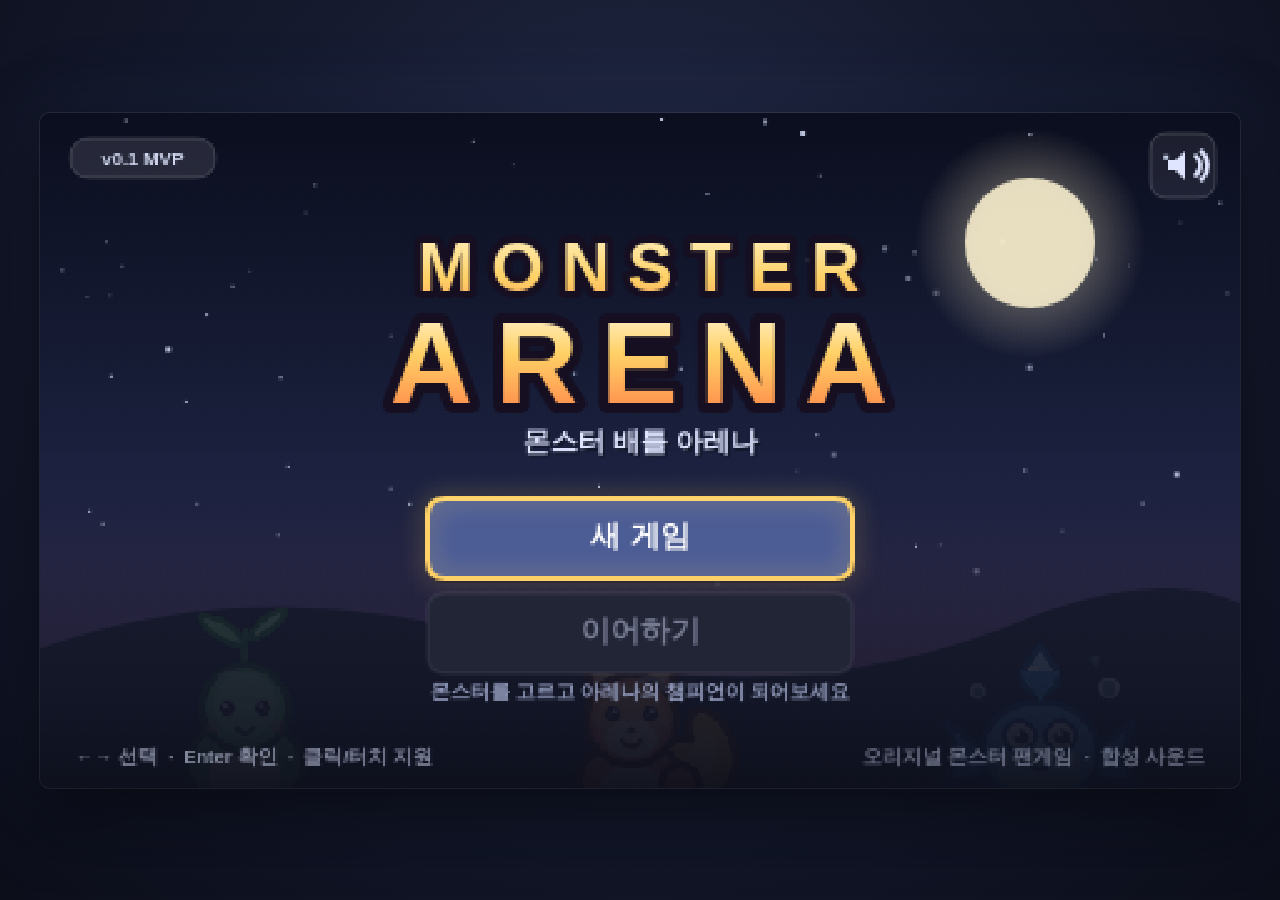
<file: projects/team07/index.html>
<!DOCTYPE html>
<html lang="ko">
<head>
  <meta charset="utf-8">
  <meta name="viewport" content="width=device-width, initial-scale=1, maximum-scale=1, user-scalable=no, viewport-fit=cover">
  <meta name="theme-color" content="#121424">
  <meta name="description" content="몬스터를 모으고 타입 상성으로 싸우는 간단한 2D 턴제 배틀 미니게임">
  <title>몬스터 배틀 아레나</title>
  <link rel="stylesheet" href="styles.css">
</head>
<body>
  <div id="rotate-hint">가로로 돌리면 더 넓게 플레이할 수 있어요</div>
  <main id="stage">
    <canvas id="game" width="480" height="270" aria-label="몬스터 배틀 아레나 게임 화면"></canvas>
  </main>
  <noscript>이 게임은 JavaScript가 필요합니다.</noscript>

  <script src="js/data.js"></script>
  <script src="js/save.js"></script>
  <script src="js/engine.js"></script>
  <script src="js/audio.js"></script>
  <script src="js/ui.js"></script>
  <script src="js/sprites.js"></script>
  <script src="js/backgrounds.js"></script>
  <script src="js/core.js"></script>
  <script src="js/scene-title.js"></script>
  <script src="js/scene-starter.js"></script>
  <script src="js/scene-map.js"></script>
  <script src="js/scene-battle.js"></script>
  <script src="js/boot.js"></script>
</body>
</html>
</file>
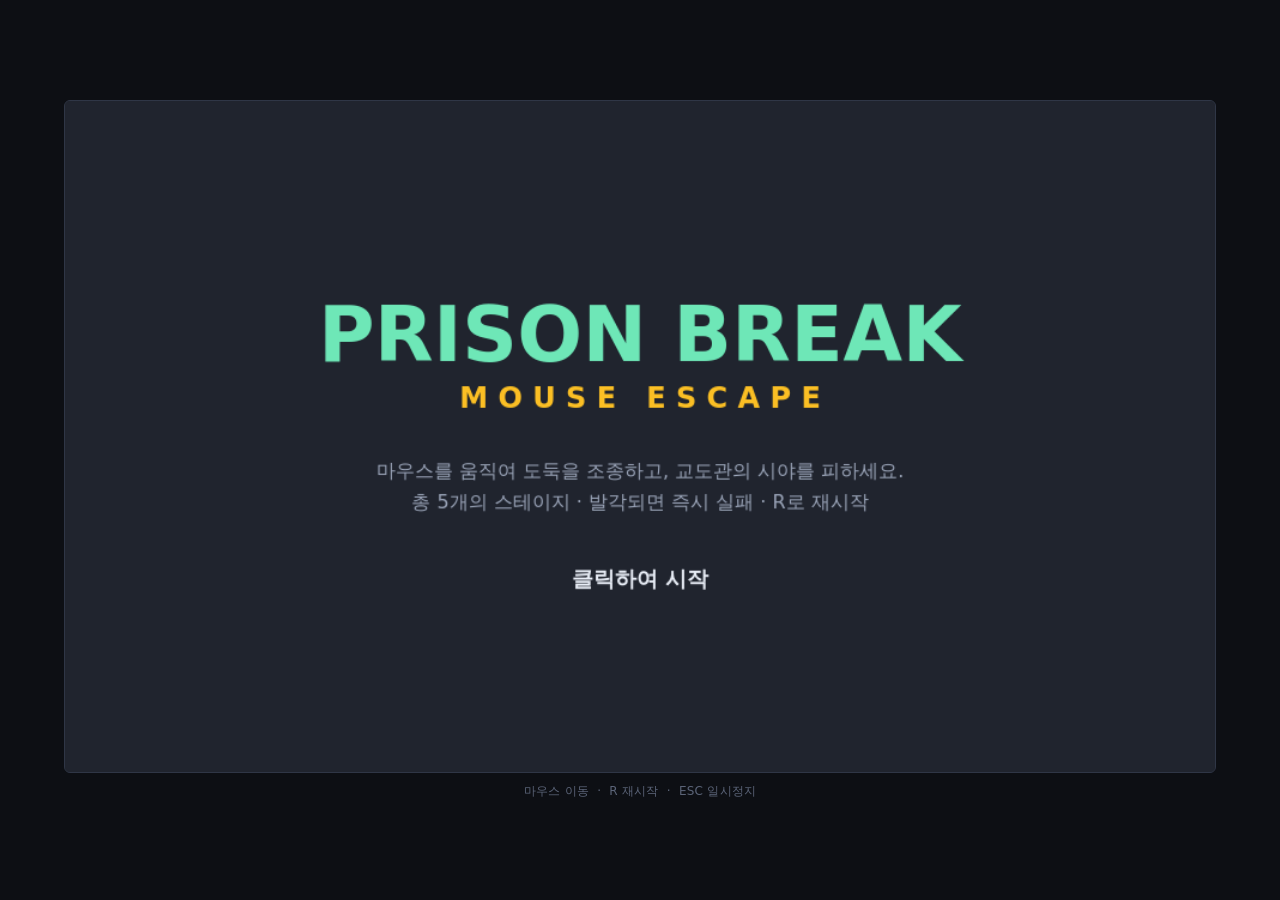
<file: projects/team06/legacy_topdown.html>
<!DOCTYPE html>
<html lang="ko">
<head>
<meta charset="utf-8">
<meta name="viewport" content="width=device-width, initial-scale=1">
<title>PRISON BREAK: MOUSE ESCAPE</title>
<style>
  html, body {
    margin: 0;
    height: 100%;
    background: #0d0f14;
    color: #c9d1e0;
    font-family: system-ui, -apple-system, "Segoe UI", "Apple SD Gothic Neo", sans-serif;
    display: flex;
    flex-direction: column;
    align-items: center;
    justify-content: center;
    gap: 10px;
    overflow: hidden;
    user-select: none;
  }
  #game {
    width: min(96vw, 1150px);
    height: auto;
    aspect-ratio: 960 / 560;
    background: #20242e;
    border: 1px solid #2f3646;
    border-radius: 6px;
    cursor: crosshair;
    display: block;
  }
  #note {
    font-size: 12px;
    color: #5b6478;
    letter-spacing: 0.02em;
  }
</style>
</head>
<body>
<canvas id="game" width="960" height="560"></canvas>
<div id="note">마우스 이동 &nbsp;·&nbsp; R 재시작 &nbsp;·&nbsp; ESC 일시정지</div>

<script>
"use strict";

/* =========================================================
   기본 설정
   ========================================================= */
const cv = document.getElementById("game");
const ctx = cv.getContext("2d");
const W = cv.width;
const H = cv.height;
const T = 16;              // 테두리 벽 두께
const DETECT_RATE = 1200;       // 시야에 보일 때 의심도 상승량 (/sec) — 거의 즉시 발각
const DETECT_RATE_CLOSE = 3000; // 교도관 코앞에서 보일 때 (/sec)
const SUSPICION_DECAY = 40;     // 시야에서 벗어났을 때 감소량 (/sec)
const PLAYER_HALF = 13;    // 충돌 박스 반폭

const clamp = (v, a, b) => Math.max(a, Math.min(b, v));
const rectHit = (r, x, y, h) =>
  x + h > r.x && x - h < r.x + r.w && y + h > r.y && y - h < r.y + r.h;

/* =========================================================
   레벨 데이터
   ========================================================= */
const BORDER = [
  { x: 0, y: 0, w: W, h: T },
  { x: 0, y: H - T, w: W, h: T },
  { x: 0, y: 0, w: T, h: H },
  { x: W - T, y: 0, w: T, h: H },
];

const LEVELS = [
  {
    name: "감방",
    spawn: [75, 280],
    exit: [865, 280],
    walls: BORDER,
    covers: [],
    shadows: [],
    guards: [
      { wpts: [[300, 280], [660, 280]], speed: 55, half: 0.55, range: 190, pause: 0.2 },
    ],
    hint: "마우스를 움직이면 도둑이 커서를 그대로 따라갑니다.",
  },
  {
    name: "복도",
    spawn: [70, 470],
    exit: [890, 60],
    walls: [
      ...BORDER,
      { x: 200, y: 150, w: 560, h: 24 },
      { x: 200, y: 386, w: 560, h: 24 },
    ],
    covers: [],
    shadows: [],
    gates: [
      { x: 430, y: 174, w: 16, h: 212, period: 3.2, duty: 0.45, phase: 0 },
    ],
    guards: [
      { wpts: [[300, 280], [660, 280]], speed: 60, half: 0.55, range: 200, pause: 0.8 },
      { wpts: [[800, 80], [800, 480]], speed: 70, half: 0.5, range: 190, pause: 0.5 },
    ],
    hint: "쇠창살이 주기적으로 열립니다. 열린 틈으로 지나가세요.",
  },
  {
    name: "식당",
    spawn: [70, 280],
    exit: [880, 280],
    walls: BORDER,
    covers: [
      { x: 300, y: 120, w: 140, h: 46 },
      { x: 540, y: 250, w: 140, h: 46 },
      { x: 300, y: 390, w: 140, h: 46 },
    ],
    shadows: [],
    shocks: [
      { x: 430, y: 250, w: 100, h: 60, period: 2.6, duty: 0.45, phase: 0 },
      { x: 680, y: 210, w: 90, h: 110, period: 2.2, duty: 0.4, phase: 0.5 },
    ],
    traps: [
      { x: 620, y: 330, r: 16 },
    ],
    guards: [
      { wpts: [[250, 170], [700, 170]], speed: 65, half: 0.5, range: 210, pause: 0.3 },
      { wpts: [[700, 390], [250, 390]], speed: 65, half: 0.5, range: 210, pause: 0.3 },
    ],
    hint: "전기 장치가 켜지면 감전, 바닥의 덫은 항상 위험합니다.",
  },
  {
    name: "운동장",
    spawn: [70, 500],
    exit: [890, 60],
    walls: [
      ...BORDER,
      { x: 300, y: 240, w: 60, h: 80 },
      { x: 600, y: 240, w: 60, h: 80 },
    ],
    covers: [],
    shadows: [
      { x: 160, y: 120, w: 90, h: 320 },
      { x: 430, y: 440, w: 260, h: 90 },
      { x: 780, y: 120, w: 120, h: 150 },
    ],
    shocks: [
      { x: 420, y: 330, w: 120, h: 70, period: 2.4, duty: 0.45, phase: 0.2 },
      { x: 620, y: 120, w: 80, h: 100, period: 2.8, duty: 0.4, phase: 0.6 },
    ],
    traps: [
      { x: 270, y: 200, r: 16 },
      { x: 350, y: 400, r: 16 },
      { x: 700, y: 340, r: 16 },
    ],
    guards: [
      { wpts: [[200, 80], [760, 80]], speed: 70, half: 0.5, range: 200, pause: 0.2 },
    ],
    lights: [
      { x: 480, y: 280, range: 330, half: 0.17, rotSpeed: 0.7 },
    ],
    hint: "그림자로 숨고, 조명·전기·덫을 피하세요.",
  },
  {
    name: "담장",
    spawn: [70, 500],
    exit: [880, 60],
    timeLimit: 60,
    walls: [
      ...BORDER,
      { x: 280, y: 160, w: 50, h: 240 },
      { x: 560, y: 280, w: 50, h: 200 },
      { x: 740, y: 80, w: 50, h: 200 },
    ],
    covers: [],
    shadows: [],
    gates: [
      { x: 640, y: 90, w: 16, h: 180, period: 2.8, duty: 0.5, phase: 0 },
    ],
    shocks: [
      { x: 360, y: 440, w: 130, h: 64, period: 2.2, duty: 0.4, phase: 0.3 },
      { x: 650, y: 300, w: 84, h: 120, period: 2.6, duty: 0.45, phase: 0.7 },
    ],
    traps: [
      { x: 240, y: 300, r: 16 },
      { x: 500, y: 180, r: 16 },
      { x: 820, y: 320, r: 16 },
    ],
    guards: [
      { wpts: [[200, 120], [720, 120]], speed: 85, half: 0.5, range: 210, pause: 0.2 },
      { wpts: [[480, 300], [480, 500]], speed: 80, half: 0.5, range: 190, pause: 0.2 },
      { wpts: [[860, 120], [860, 470]], speed: 75, half: 0.5, range: 190, pause: 0.2 },
    ],
    hint: "60초 안에 탈출! 쇠창살·전기·덫이 모두 작동합니다.",
  },
];

/* =========================================================
   입력
   ========================================================= */
const game = {
  state: "title", // title | playing | paused | clear | fail | end
  stageIndex: 0,
  stage: null,
  player: null,
  suspicion: 0,
  ripples: [],
  failMsg: "",
};

const mouse = { x: W / 2, y: H / 2, down: false };

let pointerLocked = false;
let wasLocked = false;
let skipNextMove = true;

document.addEventListener("pointerlockchange", () => {
  pointerLocked = document.pointerLockElement === cv;
  // 포인터 락이 걸리면 첫 이동 이벤트가 커서 이동량을 그대로 반영하지 않도록 무시
  if (!wasLocked && pointerLocked) skipNextMove = true;
  // 포인터 락이 풀리면 일시정지 (Esc 등)
  if (wasLocked && !pointerLocked && game.state === "playing") {
    game.state = "paused";
  }
  wasLocked = pointerLocked;
});

function requestPointerLock() {
  if (document.pointerLockElement === cv) return;
  try {
    const req = cv.requestPointerLock();
    if (req && typeof req.catch === "function") req.catch(() => {});
  } catch (_) {
    /* 포인터 락을 지원하지 않는 환경에서는 상대 이동만 사용 */
  }
}

function toCanvas(e) {
  const r = cv.getBoundingClientRect();
  return {
    x: (e.clientX - r.left) * (W / r.width),
    y: (e.clientY - r.top) * (H / r.height),
  };
}

cv.addEventListener("mousemove", (e) => {
  if (game.state !== "playing") return;
  if (skipNextMove) {
    skipNextMove = false;
    return;
  }
  const r = cv.getBoundingClientRect();
  const sx = W / r.width;
  const sy = H / r.height;
  // 절대 좌표 대신 움직인 거리만 반영 → 스테이지마다 시작 지점에서 다시 시작
  mouse.x = clamp(mouse.x + e.movementX * sx, 0, W);
  mouse.y = clamp(mouse.y + e.movementY * sy, 0, H);
});

cv.addEventListener("mousedown", (e) => {
  if (e.button !== 0) return;
  mouse.down = true;
  if (game.state === "playing" && !pointerLocked) requestPointerLock();
});

window.addEventListener("mouseup", (e) => {
  if (e.button === 0) mouse.down = false;
});

cv.addEventListener("contextmenu", (e) => e.preventDefault());

cv.addEventListener("click", (e) => {
  if (game.state === "title") {
    startStage(0);
  } else if (game.state === "clear") {
    advance();
  } else if (game.state === "fail") {
    startStage(game.stageIndex);
  } else if (game.state === "end") {
    game.state = "title";
  }
});

window.addEventListener("keydown", (e) => {
  const k = e.key.toLowerCase();
  if (k === "r" && ["playing", "paused", "fail", "clear"].includes(game.state)) {
    startStage(game.stageIndex);
  }
  if (e.key === "Escape") {
    if (game.state === "playing" && !pointerLocked) game.state = "paused";
    else if (game.state === "paused") {
      game.state = "playing";
      skipNextMove = true;
      requestPointerLock();
    }
  }
});

/* =========================================================
   스테이지 시작 / 전환
   ========================================================= */
function makeGuard(g) {
  return {
    x: g.wpts[0][0],
    y: g.wpts[0][1],
    wpts: g.wpts,
    idx: 1,
    dir: 0,
    speed: g.speed,
    half: g.half,
    range: g.range,
    pause: g.pause || 0,
    wait: 0,
    seen: false,
  };
}

function startStage(i) {
  game.stageIndex = i;
  const def = LEVELS[i];
  const guards = def.guards.map(makeGuard);
  const lights = (def.lights || []).map((l) => ({ ...l, dir: l.dir || 0, seen: false }));
  const gates = (def.gates || []).map((g) => ({
    ...g,
    period: g.period || 3,
    duty: g.duty ?? 0.45,
    phase: g.phase || 0,
    closed: true,
  }));
  const shocks = (def.shocks || []).map((s) => ({
    ...s,
    period: s.period || 2.4,
    duty: s.duty ?? 0.4,
    phase: s.phase || 0,
    active: false,
  }));
  const traps = (def.traps || []).map((t) => ({ ...t, r: t.r || 16 }));

  game.stage = {
    def,
    guards,
    lights,
    gates,
    shocks,
    traps,
    clock: 0,
    walls: def.walls,
    covers: def.covers || [],
    shadows: def.shadows || [],
    blockers: [...def.walls, ...(def.covers || [])],
    solids: [...def.walls, ...(def.covers || [])],
    timeLeft: def.timeLimit || null,
    hint: def.hint || "",
  };

  game.player = {
    x: def.spawn[0],
    y: def.spawn[1],
    vx: 0,
    vy: 0,
    r: PLAYER_HALF,
    stepTimer: 0,
  };

  game.suspicion = 0;
  game.ripples = [];
  game.failMsg = "";
  game.state = "playing";
  mouse.down = false;
  mouse.x = def.spawn[0];
  mouse.y = def.spawn[1];
  skipNextMove = true;
  requestPointerLock();
}

function advance() {
  if (game.stageIndex + 1 >= LEVELS.length) {
    game.state = "end";
  } else {
    startStage(game.stageIndex + 1);
  }
}

function fail(msg) {
  game.failMsg = msg;
  game.state = "fail";
  mouse.down = false;
}

/* =========================================================
   기하 / 시야
   ========================================================= */
function segRect(x1, y1, x2, y2, r) {
  const dx = x2 - x1;
  const dy = y2 - y1;
  let t0 = 0;
  let t1 = 1;

  const axes = [
    [x1, dx, r.x, r.x + r.w],
    [y1, dy, r.y, r.y + r.h],
  ];

  for (const [o, d, lo, hi] of axes) {
    if (Math.abs(d) < 1e-9) {
      if (o < lo || o > hi) return false;
    } else {
      let a = (lo - o) / d;
      let b = (hi - o) / d;
      if (a > b) [a, b] = [b, a];
      t0 = Math.max(t0, a);
      t1 = Math.min(t1, b);
      if (t0 > t1) return false;
    }
  }
  return true;
}

function rayRectT(ox, oy, dx, dy, r) {
  let t0 = 0;
  let t1 = Infinity;
  const axes = [
    [ox, dx, r.x, r.x + r.w],
    [oy, dy, r.y, r.y + r.h],
  ];
  for (const [o, d, lo, hi] of axes) {
    if (Math.abs(d) < 1e-9) {
      if (o < lo || o > hi) return Infinity;
    } else {
      let a = (lo - o) / d;
      let b = (hi - o) / d;
      if (a > b) [a, b] = [b, a];
      t0 = Math.max(t0, a);
      t1 = Math.min(t1, b);
      if (t0 > t1) return Infinity;
    }
  }
  return t0 >= 0 ? t0 : Infinity;
}

function blockedBy(x1, y1, x2, y2) {
  for (const r of game.stage.blockers) {
    if (segRect(x1, y1, x2, y2, r)) return true;
  }
  return false;
}

function canSee(wx, wy, dir, half, range, px, py) {
  const dx = px - wx;
  const dy = py - wy;
  const d = Math.hypot(dx, dy);
  if (d > range || d < 1) return false;

  let diff = Math.atan2(dy, dx) - dir;
  diff = Math.atan2(Math.sin(diff), Math.cos(diff));
  if (Math.abs(diff) > half) return false;

  return !blockedBy(wx, wy, px, py);
}

function inShadow(px, py) {
  for (const s of game.stage.shadows) {
    if (px >= s.x && px <= s.x + s.w && py >= s.y && py <= s.y + s.h) return true;
  }
  return false;
}

function conePoints(x, y, dir, half, range) {
  const pts = [{ x, y }];
  const steps = 22;
  for (let i = 0; i <= steps; i++) {
    const a = dir - half + (half * 2 * i) / steps;
    const dx = Math.cos(a);
    const dy = Math.sin(a);
    let t = range;
    for (const r of game.stage.blockers) {
      const tt = rayRectT(x, y, dx, dy, r);
      if (tt < t) t = tt;
    }
    pts.push({ x: x + dx * t, y: y + dy * t });
  }
  return pts;
}

/* =========================================================
   업데이트
   ========================================================= */
function updateGuard(g, dt) {
  if (g.seen) return;              // 플레이어를 본 동안에는 멈춰서 응시
  if (g.wait > 0) {
    g.wait -= dt;
    return;
  }
  const [tx, ty] = g.wpts[g.idx];
  const dx = tx - g.x;
  const dy = ty - g.y;
  const d = Math.hypot(dx, dy);

  if (d < 2) {
    g.wait = g.pause;
    g.idx = (g.idx + 1) % g.wpts.length;
    return;
  }
  const vx = (dx / d) * g.speed;
  const vy = (dy / d) * g.speed;
  g.x += vx * dt;
  g.y += vy * dt;
  g.dir = Math.atan2(vy, vx);
}

function movePlayer(dx, dy) {
  const p = game.player;
  const st = game.stage;

  p.x += dx;
  for (const r of st.solids) {
    if (rectHit(r, p.x, p.y, PLAYER_HALF)) {
      if (dx > 0) p.x = r.x - PLAYER_HALF;
      else if (dx < 0) p.x = r.x + r.w + PLAYER_HALF;
    }
  }
  p.y += dy;
  for (const r of st.solids) {
    if (rectHit(r, p.x, p.y, PLAYER_HALF)) {
      if (dy > 0) p.y = r.y - PLAYER_HALF;
      else if (dy < 0) p.y = r.y + r.h + PLAYER_HALF;
    }
  }

  p.x = clamp(p.x, PLAYER_HALF, W - PLAYER_HALF);
  p.y = clamp(p.y, PLAYER_HALF, H - PLAYER_HALF);
}

function isOn(clock, device) {
  return (clock / device.period + device.phase) % 1 < device.duty;
}

function update(dt) {
  if (game.state !== "playing") return;

  const st = game.stage;
  const p = game.player;

  // 장치 타이머 (쇠창살 / 전기충격)
  st.clock += dt;
  for (const g of st.gates) g.closed = isOn(st.clock, g);
  for (const s of st.shocks) s.active = isOn(st.clock, s);
  st.solids = st.walls.concat(
    st.covers,
    st.gates.filter((g) => g.closed)
  );

  for (const g of st.guards) updateGuard(g, dt);
  for (const l of st.lights) l.dir += l.rotSpeed * dt;

  // 시야 판정
  let seen = false;
  let nearest = Infinity;
  const hidden = inShadow(p.x, p.y);
  const watchers = [...st.guards, ...st.lights];

  for (const w of watchers) {
    const sees =
      !hidden && canSee(w.x, w.y, w.dir, w.half, w.range, p.x, p.y);
    w.seen = sees;
    if (sees) {
      seen = true;
      nearest = Math.min(nearest, Math.hypot(p.x - w.x, p.y - w.y));
    }
  }

  if (seen) {
    game.suspicion += dt * (nearest < 70 ? DETECT_RATE_CLOSE : DETECT_RATE);
  } else {
    game.suspicion -= dt * SUSPICION_DECAY;
  }
  game.suspicion = clamp(game.suspicion, 0, 100);

  // 플레이어 이동: 버튼 없이 마우스 커서를 그대로 따라간다
  const moveX = mouse.x - p.x;
  const moveY = mouse.y - p.y;

  // 이동 거리를 작은 단위로 나눠 벽을 뚫지 않도록 처리
  const steps = Math.max(1, Math.ceil(Math.hypot(moveX, moveY) / 6));
  for (let s = 0; s < steps; s++) movePlayer(moveX / steps, moveY / steps);

  // 전기충격 장치에 닿았는지
  for (const s of st.shocks) {
    if (
      s.active &&
      p.x > s.x &&
      p.x < s.x + s.w &&
      p.y > s.y &&
      p.y < s.y + s.h
    ) {
      fail("전기 충격 장치에 감전되었다!");
      return;
    }
  }

  // 덫
  for (const t of st.traps) {
    if (Math.hypot(p.x - t.x, p.y - t.y) < t.r + 7) {
      fail("덫에 걸렸다!");
      return;
    }
  }

  // 발소리 파동
  const speed = Math.hypot(moveX, moveY);
  if (speed > 0.5) {
    p.stepTimer -= dt;
    if (p.stepTimer <= 0) {
      p.stepTimer = 0.32;
      game.ripples.push({ x: p.x, y: p.y, r: 8, life: 1 });
    }
  }

  for (const rp of game.ripples) {
    rp.r += 55 * dt;
    rp.life -= dt * 2.2;
  }
  game.ripples = game.ripples.filter((rp) => rp.life > 0);

  // 탈출구
  const [ex, ey] = st.def.exit;
  if (Math.hypot(p.x - ex, p.y - ey) < 28) {
    game.state = "clear";
    mouse.down = false;
    return;
  }

  // 제한 시간
  if (st.timeLeft !== null) {
    st.timeLeft -= dt;
    if (st.timeLeft <= 0) {
      st.timeLeft = 0;
      fail("시간 초과! 교도관들이 출동했다.");
      return;
    }
  }

  if (game.suspicion >= 100) {
    fail("교도관에게 발각되었다!");
  }
}

/* =========================================================
   렌더
   ========================================================= */
function drawPoly(pts) {
  ctx.beginPath();
  ctx.moveTo(pts[0].x, pts[0].y);
  for (let i = 1; i < pts.length; i++) ctx.lineTo(pts[i].x, pts[i].y);
  ctx.closePath();
  ctx.fill();
}

// 도둑 캐릭터
function drawPlayer(p) {
  ctx.save();

  // 그림자
  ctx.beginPath();
  ctx.ellipse(p.x, p.y + 12, 12, 5, 0, 0, Math.PI * 2);
  ctx.fillStyle = "rgba(0,0,0,0.38)";
  ctx.fill();

  // 줄무늬 셔츠 몸통
  ctx.save();
  ctx.beginPath();
  ctx.arc(p.x, p.y + 3, 11, 0, Math.PI * 2);
  ctx.clip();
  ctx.fillStyle = "#e8edf5";
  ctx.fillRect(p.x - 12, p.y - 10, 24, 28);
  ctx.fillStyle = "#2f394d";
  for (let i = 0; i < 4; i++) {
    ctx.fillRect(p.x - 12, p.y - 5 + i * 6, 24, 3);
  }
  ctx.restore();

  ctx.beginPath();
  ctx.arc(p.x, p.y + 3, 11, 0, Math.PI * 2);
  ctx.strokeStyle = "rgba(230,238,255,0.6)";
  ctx.lineWidth = 1.5;
  ctx.stroke();

  // 얼굴
  ctx.beginPath();
  ctx.arc(p.x, p.y - 6, 7.5, 0, Math.PI * 2);
  ctx.fillStyle = "#f0c9a4";
  ctx.fill();

  // 검은 비니
  ctx.beginPath();
  ctx.arc(p.x, p.y - 6, 7.5, Math.PI, Math.PI * 2);
  ctx.fillStyle = "#1b2230";
  ctx.fill();
  ctx.fillRect(p.x - 7.5, p.y - 7.5, 15, 2.5);

  // 눈가면
  ctx.beginPath();
  ctx.ellipse(p.x, p.y - 6, 7, 3, 0, 0, Math.PI * 2);
  ctx.fillStyle = "#12161f";
  ctx.fill();

  // 눈
  ctx.fillStyle = "#ffffff";
  ctx.beginPath();
  ctx.arc(p.x - 2.8, p.y - 6, 1.2, 0, Math.PI * 2);
  ctx.fill();
  ctx.beginPath();
  ctx.arc(p.x + 2.8, p.y - 6, 1.2, 0, Math.PI * 2);
  ctx.fill();

  // 어깨에 멘 자루
  ctx.beginPath();
  ctx.arc(p.x + 10, p.y + 7, 5, 0, Math.PI * 2);
  ctx.fillStyle = "#8a6b4a";
  ctx.fill();
  ctx.strokeStyle = "rgba(0,0,0,0.4)";
  ctx.lineWidth = 1;
  ctx.stroke();
  ctx.beginPath();
  ctx.moveTo(p.x + 8, p.y + 2.5);
  ctx.lineTo(p.x + 11, p.y + 1);
  ctx.strokeStyle = "#5c4630";
  ctx.stroke();

  ctx.restore();
}

// 교도관 (정모를 쓴 제복)
function drawGuard(g) {
  ctx.save();

  // 그림자
  ctx.beginPath();
  ctx.ellipse(g.x, g.y + 13, 13, 5, 0, 0, Math.PI * 2);
  ctx.fillStyle = "rgba(0,0,0,0.38)";
  ctx.fill();

  // 제복 몸통
  ctx.beginPath();
  ctx.arc(g.x, g.y, 14, 0, Math.PI * 2);
  ctx.fillStyle = g.seen ? "#5570b3" : "#44639f";
  ctx.fill();
  ctx.strokeStyle = g.seen ? "#fb7185" : "#26344f";
  ctx.lineWidth = 2.5;
  ctx.stroke();

  // 배지
  ctx.beginPath();
  ctx.arc(g.x - 6, g.y + 6, 2, 0, Math.PI * 2);
  ctx.fillStyle = "#facc15";
  ctx.fill();

  // 정모 (위에서 본 모자)
  ctx.beginPath();
  ctx.arc(g.x, g.y - 1, 8, 0, Math.PI * 2);
  ctx.fillStyle = "#17233a";
  ctx.fill();

  // 모자 챙 (바라보는 방향)
  ctx.beginPath();
  ctx.moveTo(g.x, g.y - 1);
  ctx.lineTo(g.x + Math.cos(g.dir) * 13, g.y - 1 + Math.sin(g.dir) * 13);
  ctx.strokeStyle = "#0f1626";
  ctx.lineWidth = 4;
  ctx.lineCap = "round";
  ctx.stroke();
  ctx.lineCap = "butt";

  ctx.restore();
}

// 마우스 커서 (도둑 가면)
function drawThiefCursor() {
  if (game.state !== "playing") return;
  const x = mouse.x;
  const y = mouse.y;
  ctx.save();
  ctx.translate(x, y);
  ctx.rotate(-0.15);
  ctx.globalAlpha = 0.9;

  ctx.beginPath();
  ctx.ellipse(0, 0, 10, 5.5, 0, 0, Math.PI * 2);
  ctx.fillStyle = "#0e1118";
  ctx.fill();
  ctx.strokeStyle = "#e7ecf5";
  ctx.lineWidth = 1.2;
  ctx.stroke();

  ctx.fillStyle = "#e7ecf5";
  ctx.beginPath();
  ctx.ellipse(-4, -0.5, 2.6, 1.7, 0, 0, Math.PI * 2);
  ctx.fill();
  ctx.beginPath();
  ctx.ellipse(4, -0.5, 2.6, 1.7, 0, 0, Math.PI * 2);
  ctx.fill();

  ctx.restore();
}

// 전기충격 장치 (바닥)
function drawShock(s) {
  const t = (game.stage.clock / s.period + s.phase) % 1;
  const warning = !s.active && t > s.duty - 0.12 && t < s.duty;

  if (s.active) {
    ctx.fillStyle = "rgba(56,189,248,0.30)";
    ctx.fillRect(s.x, s.y, s.w, s.h);
    ctx.strokeStyle = "#7dd3fc";
    ctx.lineWidth = 2;
    ctx.strokeRect(s.x + 1, s.y + 1, s.w - 2, s.h - 2);

    // 전류가 흐르는 선
    ctx.strokeStyle = "rgba(224,242,254,0.9)";
    ctx.lineWidth = 1.5;
    const wobble = game.stage.clock * 7;
    for (let i = 0; i < 2; i++) {
      const yy = s.y + s.h * (0.32 + i * 0.36);
      ctx.beginPath();
      ctx.moveTo(s.x + 6, yy);
      for (let x = s.x + 6; x < s.x + s.w - 6; x += 8) {
        ctx.lineTo(x, yy + Math.sin(wobble + x * 0.35 + i * 2) * 5);
      }
      ctx.stroke();
    }
  } else {
    ctx.fillStyle = warning ? "rgba(56,189,248,0.18)" : "rgba(56,189,248,0.06)";
    ctx.fillRect(s.x, s.y, s.w, s.h);
    ctx.setLineDash([6, 5]);
    ctx.strokeStyle = warning ? "rgba(125,211,252,0.95)" : "rgba(56,189,248,0.35)";
    ctx.lineWidth = 1.5;
    ctx.strokeRect(s.x + 1, s.y + 1, s.w - 2, s.h - 2);
    ctx.setLineDash([]);
  }
}

// 쇠창살
function drawGate(g) {
  if (g.closed) {
    ctx.fillStyle = "#161d29";
    ctx.fillRect(g.x, g.y, g.w, g.h);

    ctx.strokeStyle = "#aab4c8";
    ctx.lineWidth = 2;
    if (g.h >= g.w) {
      for (let x = g.x + 4; x < g.x + g.w; x += 7) {
        ctx.beginPath();
        ctx.moveTo(x, g.y);
        ctx.lineTo(x, g.y + g.h);
        ctx.stroke();
      }
    } else {
      for (let y = g.y + 4; y < g.y + g.h; y += 7) {
        ctx.beginPath();
        ctx.moveTo(g.x, y);
        ctx.lineTo(g.x + g.w, y);
        ctx.stroke();
      }
    }
    ctx.strokeStyle = "#6b768c";
    ctx.lineWidth = 2;
    ctx.strokeRect(g.x, g.y, g.w, g.h);
  } else {
    ctx.fillStyle = "rgba(170,180,200,0.14)";
    ctx.fillRect(g.x, g.y, g.w, g.h);
    ctx.strokeStyle = "rgba(170,180,200,0.35)";
    ctx.lineWidth = 1;
    ctx.strokeRect(g.x, g.y, g.w, g.h);
  }
}

// 덫 (곰덫)
function drawTrap(t) {
  ctx.save();

  ctx.beginPath();
  ctx.arc(t.x, t.y, t.r, 0, Math.PI * 2);
  ctx.fillStyle = "#2a2f3b";
  ctx.fill();
  ctx.strokeStyle = "#8b95a8";
  ctx.lineWidth = 2;
  ctx.stroke();

  // 이빨
  ctx.fillStyle = "#c9d1e0";
  for (let i = 0; i < 8; i++) {
    const a = (Math.PI * 2 * i) / 8;
    ctx.beginPath();
    ctx.moveTo(t.x + Math.cos(a - 0.18) * (t.r - 2), t.y + Math.sin(a - 0.18) * (t.r - 2));
    ctx.lineTo(t.x + Math.cos(a + 0.18) * (t.r - 2), t.y + Math.sin(a + 0.18) * (t.r - 2));
    ctx.lineTo(t.x + Math.cos(a) * (t.r - 10), t.y + Math.sin(a) * (t.r - 10));
    ctx.closePath();
    ctx.fill();
  }

  // 중앙 경고
  ctx.beginPath();
  ctx.arc(t.x, t.y, t.r * 0.3, 0, Math.PI * 2);
  ctx.fillStyle = "#f87171";
  ctx.fill();

  ctx.restore();
}

function drawStage() {
  const st = game.stage;
  const p = game.player;

  ctx.fillStyle = "#20242e";
  ctx.fillRect(0, 0, W, H);

  // 그림자 지대
  ctx.fillStyle = "rgba(0,0,0,0.42)";
  for (const s of st.shadows) ctx.fillRect(s.x, s.y, s.w, s.h);

  // 전기충격 장치 (바닥)
  for (const s of st.shocks) drawShock(s);

  // 덫
  for (const t of st.traps) drawTrap(t);

  // 시야 원뿔
  for (const w of st.guards) {
    const pts = conePoints(w.x, w.y, w.dir, w.half, w.range);
    ctx.fillStyle = w.seen ? "rgba(248,113,113,0.24)" : "rgba(251,191,36,0.14)";
    drawPoly(pts);
  }
  for (const l of st.lights) {
    const pts = conePoints(l.x, l.y, l.dir, l.half, l.range);
    ctx.fillStyle = l.seen ? "rgba(248,113,113,0.26)" : "rgba(253,224,71,0.13)";
    drawPoly(pts);
  }

  // 벽
  ctx.fillStyle = "#3a4152";
  for (const r of st.walls) ctx.fillRect(r.x, r.y, r.w, r.h);

  // 엄폐물(탁자)
  ctx.fillStyle = "#5b6478";
  ctx.strokeStyle = "#7c869c";
  ctx.lineWidth = 2;
  for (const r of st.covers) {
    ctx.fillRect(r.x, r.y, r.w, r.h);
    ctx.strokeRect(r.x + 1, r.y + 1, r.w - 2, r.h - 2);
  }

  // 쇠창살
  for (const g of st.gates) drawGate(g);

  // 탈출구
  const [ex, ey] = st.def.exit;
  const pulse = 0.5 + 0.5 * Math.sin(performance.now() / 250);
  ctx.beginPath();
  ctx.arc(ex, ey, 20 + pulse * 3, 0, Math.PI * 2);
  ctx.fillStyle = "rgba(110,231,183,0.18)";
  ctx.fill();
  ctx.beginPath();
  ctx.arc(ex, ey, 10, 0, Math.PI * 2);
  ctx.fillStyle = "#6ee7b7";
  ctx.fill();
  ctx.fillStyle = "#0d0f14";
  ctx.font = "700 10px system-ui, sans-serif";
  ctx.textAlign = "center";
  ctx.textBaseline = "middle";
  ctx.fillText("EXIT", ex, ey + 1);

  // 발소리
  for (const rp of game.ripples) {
    ctx.beginPath();
    ctx.arc(rp.x, rp.y, rp.r, 0, Math.PI * 2);
    ctx.strokeStyle = `rgba(110,231,183,${Math.max(0, rp.life) * 0.4})`;
    ctx.lineWidth = 2;
    ctx.stroke();
  }

  // 조명 기구
  for (const l of st.lights) {
    ctx.beginPath();
    ctx.arc(l.x, l.y, 12, 0, Math.PI * 2);
    ctx.fillStyle = l.seen ? "#f87171" : "#fde047";
    ctx.fill();
  }

  // 교도관
  for (const g of st.guards) drawGuard(g);

  // 마우스 커서 (도둑 가면) — 캐릭터가 겹치면 캐릭터가 위에 그려진다
  drawThiefCursor();

  // 플레이어 (도둑)
  drawPlayer(p);

  drawHUD(st, p);
}

function drawHUD(st, p) {
  ctx.textAlign = "left";
  ctx.textBaseline = "alphabetic";

  ctx.fillStyle = "#c9d1e0";
  ctx.font = "700 16px system-ui, sans-serif";
  ctx.fillText(`STAGE ${game.stageIndex + 1} · ${st.def.name}`, 24, 34);

  // 의심 게이지
  const bx = W - 220;
  const by = 20;
  ctx.fillStyle = "#2f3646";
  ctx.fillRect(bx, by, 180, 12);
  const v = game.suspicion / 100;
  ctx.fillStyle = v > 0.7 ? "#f87171" : v > 0.35 ? "#fbbf24" : "#6ee7b7";
  ctx.fillRect(bx, by, 180 * v, 12);
  ctx.strokeStyle = "#4b5568";
  ctx.lineWidth = 1;
  ctx.strokeRect(bx + 0.5, by + 0.5, 179, 11);
  ctx.fillStyle = "#8b95a8";
  ctx.font = "600 11px system-ui, sans-serif";
  ctx.fillText("의심도", bx, by - 5);

  if (st.timeLeft !== null) {
    ctx.textAlign = "right";
    ctx.fillStyle = st.timeLeft < 10 ? "#f87171" : "#c9d1e0";
    ctx.font = "700 18px system-ui, sans-serif";
    ctx.fillText(`${Math.ceil(st.timeLeft)}s`, W / 2 + 40, 34);
    ctx.textAlign = "left";
  }

  // 힌트
  ctx.textAlign = "center";
  ctx.fillStyle = "#7c869c";
  ctx.font = "500 13px system-ui, sans-serif";
  ctx.fillText(st.hint, W / 2, H - 16);
}

function overlay(title, lines, titleColor = "#e7ecf5") {
  ctx.fillStyle = "rgba(9,11,16,0.76)";
  ctx.fillRect(0, 0, W, H);

  ctx.textAlign = "center";
  ctx.textBaseline = "middle";
  ctx.fillStyle = titleColor;
  ctx.font = "800 44px system-ui, sans-serif";
  ctx.fillText(title, W / 2, H / 2 - 40);

  ctx.font = "500 16px system-ui, sans-serif";
  ctx.fillStyle = "#9aa4b8";
  lines.forEach((line, i) => {
    ctx.fillText(line, W / 2, H / 2 + 20 + i * 26);
  });
  ctx.textBaseline = "alphabetic";
  ctx.textAlign = "left";
}

function draw() {
  ctx.clearRect(0, 0, W, H);
  cv.style.cursor = game.state === "playing" ? "none" : "crosshair";
  if (game.state !== "playing" && document.pointerLockElement === cv) {
    document.exitPointerLock();
  }

  if (game.state === "title") {
    ctx.fillStyle = "#20242e";
    ctx.fillRect(0, 0, W, H);

    ctx.textAlign = "center";
    ctx.textBaseline = "middle";
    ctx.fillStyle = "#6ee7b7";
    ctx.font = "900 64px system-ui, sans-serif";
    ctx.fillText("PRISON BREAK", W / 2, H / 2 - 80);

    ctx.fillStyle = "#fbbf24";
    ctx.font = "700 24px system-ui, sans-serif";
    ctx.fillText("M O U S E   E S C A P E", W / 2, H / 2 - 30);

    ctx.fillStyle = "#9aa4b8";
    ctx.font = "500 16px system-ui, sans-serif";
    ctx.fillText("마우스를 움직여 도둑을 조종하고, 교도관의 시야를 피하세요.", W / 2, H / 2 + 30);
    ctx.fillText("총 5개의 스테이지 · 발각되면 즉시 실패 · R로 재시작", W / 2, H / 2 + 56);

    ctx.fillStyle = "#e7ecf5";
    ctx.font = "700 18px system-ui, sans-serif";
    ctx.fillText("클릭하여 시작", W / 2, H / 2 + 120);

    ctx.textBaseline = "alphabetic";
    ctx.textAlign = "left";
    return;
  }

  if (!game.stage) return;
  drawStage();

  if (game.state === "paused") {
    overlay("일시정지", ["ESC 를 눌러 계속하세요."]);
  } else if (game.state === "clear") {
    overlay(
      `STAGE ${game.stageIndex + 1} CLEAR`,
      ["클릭하면 다음 스테이지로 이동합니다.", "R : 이 스테이지 다시하기"],
      "#6ee7b7"
    );
  } else if (game.state === "fail") {
    overlay("발각!", [game.failMsg, "", "클릭 또는 R : 이 스테이지 재시작"], "#f87171");
  } else if (game.state === "end") {
    overlay(
      "탈출 성공!",
      ["감옥 밖으로 무사히 빠져나왔다.", "", "클릭하면 타이틀로 돌아갑니다."],
      "#6ee7b7"
    );
  }
}

/* =========================================================
   루프
   ========================================================= */
let last = performance.now();
function loop(now) {
  const dt = Math.min((now - last) / 1000, 0.05);
  last = now;
  update(dt);
  draw();
  requestAnimationFrame(loop);
}
requestAnimationFrame(loop);
</script>
</body>
</html>
</file>
<file: projects/team02/style.css>
* { box-sizing: border-box; }

html, body {
  margin: 0;
  height: 100%;
  overflow: hidden;
  background: #0b0d12;
  font-family: -apple-system, BlinkMacSystemFont, "Segoe UI", Roboto,
    "Apple SD Gothic Neo", "Malgun Gothic", sans-serif;
  color: #fff;
  user-select: none;
}

body {
  display: flex;
  align-items: center;
  justify-content: center;
}

#stage {
  position: relative;
  flex: none;
  width: 960px;
  height: 540px;
  overflow: hidden;
  border-radius: 10px;
  background: #000;
  box-shadow: 0 24px 80px rgba(0, 0, 0, .65);
  transform-origin: center center;
}

canvas { display: block; width: 960px; height: 540px; }

/* ---------------- 상단 HUD ---------------- */
#topbar {
  position: absolute;
  top: 0; left: 0; right: 0;
  height: 62px;
  display: flex;
  align-items: center;
  gap: 18px;
  padding: 0 18px;
  background: linear-gradient(rgba(0, 0, 0, .55), rgba(0, 0, 0, 0));
  pointer-events: none;
  z-index: 5;
}

.hud-gold {
  min-width: 100px;
  font-size: 18px;
  font-weight: 700;
  color: #ffd75e;
  font-variant-numeric: tabular-nums;
  text-shadow: 0 2px 4px rgba(0, 0, 0, .6);
}

.hud-age {
  padding: 4px 10px;
  font-size: 14px;
  font-weight: 600;
  border: 1px solid rgba(255, 255, 255, .28);
  border-radius: 999px;
  background: rgba(0, 0, 0, .3);
}

.hud-time {
  position: absolute;
  left: 50%;
  top: 20px;
  transform: translateX(-50%);
  font-size: 18px;
  font-weight: 700;
  font-variant-numeric: tabular-nums;
  color: rgba(255, 255, 255, .9);
  text-shadow: 0 2px 4px rgba(0, 0, 0, .6);
}

.hud-bars {
  margin-left: auto;
  display: flex;
  flex-direction: column;
  gap: 5px;
}

.barrow {
  display: flex;
  align-items: center;
  gap: 8px;
  font-size: 11px;
  color: rgba(255, 255, 255, .8);
}

.barrow span { width: 44px; text-align: right; }

.bar {
  width: 170px;
  height: 10px;
  border-radius: 3px;
  background: rgba(0, 0, 0, .5);
  overflow: hidden;
  border: 1px solid rgba(255, 255, 255, .18);
}

.bar i {
  display: block;
  width: 100%;
  height: 100%;
  background: #3b82f6;
  transition: width .12s linear;
}

.bar i.enemy { background: #ef4444; }

/* ---------------- 하단 명령 바 ---------------- */
#bottombar {
  position: absolute;
  left: 0; right: 0; bottom: 0;
  height: 100px;
  display: flex;
  align-items: center;
  gap: 10px;
  padding: 10px 16px;
  background: linear-gradient(rgba(0, 0, 0, 0), rgba(0, 0, 0, .62));
  z-index: 5;
}

#unitButtons {
  display: flex;
  gap: 8px;
}

.grow { flex: 1; }

.unit-btn {
  position: relative;
  width: 112px;
  height: 76px;
  padding: 6px 8px;
  display: flex;
  flex-direction: column;
  align-items: flex-start;
  justify-content: center;
  gap: 1px;
  color: #fff;
  cursor: pointer;
  background: rgba(22, 27, 38, .88);
  border: 1px solid rgba(255, 255, 255, .18);
  border-radius: 8px;
  transition: background .1s, transform .06s;
}

.unit-btn:hover:not(:disabled) { background: rgba(48, 58, 78, .95); }
.unit-btn:active:not(:disabled) { transform: translateY(1px); }

.unit-btn:disabled {
  opacity: .42;
  cursor: default;
}

.unit-btn .k {
  position: absolute;
  top: 4px;
  right: 7px;
  font-size: 10px;
  color: rgba(255, 255, 255, .5);
}

.unit-btn .ic { font-size: 22px; line-height: 1; }
.unit-btn .nm { font-size: 12px; font-weight: 600; }
.unit-btn .cost { font-size: 11px; color: #ffd75e; font-weight: 700; }

.unit-btn .cd {
  position: absolute;
  bottom: 5px;
  right: 7px;
  font-size: 10px;
  color: #9ecbff;
  font-variant-numeric: tabular-nums;
}

.action {
  height: 64px;
  min-width: 132px;
  padding: 0 14px;
  font-size: 13px;
  font-weight: 700;
  color: #fff;
  cursor: pointer;
  background: rgba(22, 27, 38, .9);
  border: 1px solid rgba(255, 255, 255, .2);
  border-radius: 8px;
  transition: background .1s, transform .06s;
}

.action:hover:not(:disabled) { background: rgba(48, 58, 78, .98); }
.action:active:not(:disabled) { transform: translateY(1px); }
.action:disabled { opacity: .42; cursor: default; }

.action.evolve {
  background: linear-gradient(180deg, #6d3fd6, #4b25a3);
  border-color: rgba(255, 255, 255, .35);
}
.action.evolve:hover:not(:disabled) {
  background: linear-gradient(180deg, #8357ee, #5a30bf);
}

/* ---------------- 오버레이 ---------------- */
#overlay {
  position: absolute;
  inset: 0;
  display: none;
  align-items: center;
  justify-content: center;
  background: rgba(6, 8, 14, .78);
  backdrop-filter: blur(3px);
  z-index: 20;
}

#overlay.show { display: flex; }

.panel {
  min-width: 440px;
  max-width: 560px;
  padding: 30px 40px;
  text-align: center;
  background: rgba(17, 21, 31, .96);
  border: 1px solid rgba(255, 255, 255, .12);
  border-radius: 16px;
  box-shadow: 0 20px 60px rgba(0, 0, 0, .5);
}

.panel h1 {
  margin: 0 0 10px;
  font-size: 38px;
  letter-spacing: 2px;
}

.panel h1.win { color: #63e6a8; }
.panel h1.lose { color: #ff7a7a; }

.panel .sub {
  margin: 0 0 20px;
  font-size: 14px;
  line-height: 1.6;
  color: rgba(255, 255, 255, .72);
}

.panel .stats {
  margin: 0 0 20px;
  padding: 12px;
  font-size: 13px;
  color: rgba(255, 255, 255, .85);
  background: rgba(255, 255, 255, .05);
  border-radius: 8px;
}

.panel button {
  font-family: inherit;
  cursor: pointer;
}

.diffs {
  display: flex;
  justify-content: center;
  gap: 8px;
  margin-bottom: 20px;
}

.diffs button {
  min-width: 92px;
  padding: 9px 14px;
  font-size: 13px;
  color: rgba(255, 255, 255, .75);
  background: rgba(255, 255, 255, .06);
  border: 1px solid rgba(255, 255, 255, .16);
  border-radius: 8px;
}

.diffs button.sel {
  color: #fff;
  background: rgba(109, 63, 214, .45);
  border-color: #8b6cf0;
}

.panel .primary {
  padding: 12px 40px;
  font-size: 16px;
  font-weight: 800;
  color: #fff;
  background: linear-gradient(180deg, #5b7cfa, #3654d4);
  border: 1px solid rgba(255, 255, 255, .3);
  border-radius: 10px;
}

.panel .primary:hover { filter: brightness(1.1); }

.panel .ghost {
  margin-left: 8px;
  padding: 12px 22px;
  font-size: 14px;
  font-weight: 600;
  color: rgba(255, 255, 255, .8);
  background: transparent;
  border: 1px solid rgba(255, 255, 255, .22);
  border-radius: 10px;
}

.panel .hint {
  margin: 18px 0 0;
  font-size: 11px;
  color: rgba(255, 255, 255, .45);
}

/* ---------------- 스킬 / 사운드 버튼 ---------------- */

.action.special {
  background: linear-gradient(180deg, #d97a2b, #a34e12);
  border-color: rgba(255, 255, 255, .35);
}
.action.special:hover:not(:disabled) {
  background: linear-gradient(180deg, #ef9440, #c05e17);
}

#soundBtn {
  pointer-events: auto;
  flex: none;
  width: 36px;
  height: 30px;
  margin-left: 4px;
  font-size: 14px;
  color: #fff;
  cursor: pointer;
  background: rgba(0, 0, 0, .35);
  border: 1px solid rgba(255, 255, 255, .25);
  border-radius: 7px;
}
#soundBtn:hover { background: rgba(255, 255, 255, .15); }
</file>
<file: projects/team04/style.css>
:root {
  color-scheme: dark;
}

* {
  box-sizing: border-box;
}

html,
body {
  height: 100%;
  margin: 0;
}

body {
  display: grid;
  place-items: center;
  background:
    radial-gradient(circle at 50% 0%, #1b2744 0%, #0a0e1c 55%, #05070f 100%);
  color: #dfe7f5;
  font-family: "Apple SD Gothic Neo", "Malgun Gothic", "Noto Sans KR", sans-serif;
  overflow: hidden;
}

.frame {
  width: min(94vw, calc(86vh * 480 / 272));
  display: flex;
  flex-direction: column;
  align-items: center;
  gap: 12px;
}

.canvas-wrap {
  width: 100%;
  border-radius: 10px;
  overflow: hidden;
  border: 1px solid rgba(160, 190, 255, 0.22);
  box-shadow:
    0 0 0 4px rgba(10, 14, 28, 0.8),
    0 24px 70px rgba(0, 0, 0, 0.65),
    0 0 60px rgba(80, 130, 220, 0.14);
}

canvas {
  display: block;
  width: 100%;
  height: auto;
  aspect-ratio: 480 / 272;
  image-rendering: pixelated;
  image-rendering: crisp-edges;
  background: #080b1a;
  outline: none;
}

.controls {
  display: flex;
  flex-wrap: wrap;
  justify-content: center;
  gap: 6px 16px;
  margin: 0;
  font-size: clamp(9px, 1.2vw, 12px);
  letter-spacing: 0.02em;
  color: rgba(210, 224, 245, 0.55);
}

.controls span {
  white-space: nowrap;
}
</file>
<file: projects/team07/styles.css>
:root {
  color-scheme: dark;
  --bg-0: #0c0e1a;
  --bg-1: #151a2e;
  --bg-2: #232a46;
}

* { box-sizing: border-box; }

html, body {
  margin: 0;
  padding: 0;
  width: 100%;
  height: 100%;
  overflow: hidden;
  background: radial-gradient(circle at 50% 30%, var(--bg-2) 0%, var(--bg-1) 45%, var(--bg-0) 100%);
  font-family: "Apple SD Gothic Neo", "Malgun Gothic", "Noto Sans KR", sans-serif;
  overscroll-behavior: none;
}

body {
  display: flex;
  align-items: center;
  justify-content: center;
  touch-action: none;
  -webkit-user-select: none;
  user-select: none;
  -webkit-tap-highlight-color: transparent;
}

#stage {
  position: relative;
  display: flex;
  align-items: center;
  justify-content: center;
  width: 100%;
  height: 100%;
  padding: env(safe-area-inset-top) env(safe-area-inset-right) env(safe-area-inset-bottom) env(safe-area-inset-left);
}

#game {
  display: block;
  image-rendering: pixelated;
  image-rendering: crisp-edges;
  background: #10121f;
  border-radius: 10px;
  box-shadow:
    0 0 0 1px rgba(255, 255, 255, 0.08),
    0 24px 70px rgba(0, 0, 0, 0.65),
    0 0 90px rgba(88, 120, 220, 0.12);
  cursor: default;
  outline: none;
}

#rotate-hint {
  display: none;
  position: fixed;
  left: 50%;
  bottom: calc(14px + env(safe-area-inset-bottom));
  transform: translateX(-50%);
  padding: 8px 14px;
  border-radius: 999px;
  background: rgba(10, 12, 22, 0.82);
  border: 1px solid rgba(255, 255, 255, 0.12);
  color: #cfd6ee;
  font-size: 12px;
  white-space: nowrap;
  pointer-events: none;
  z-index: 5;
}

@media (orientation: portrait) and (max-width: 700px) {
  #rotate-hint { display: block; }
}

noscript {
  position: fixed;
  inset: 0;
  display: flex;
  align-items: center;
  justify-content: center;
  color: #fff;
  background: #10121f;
  z-index: 10;
}
</file>
